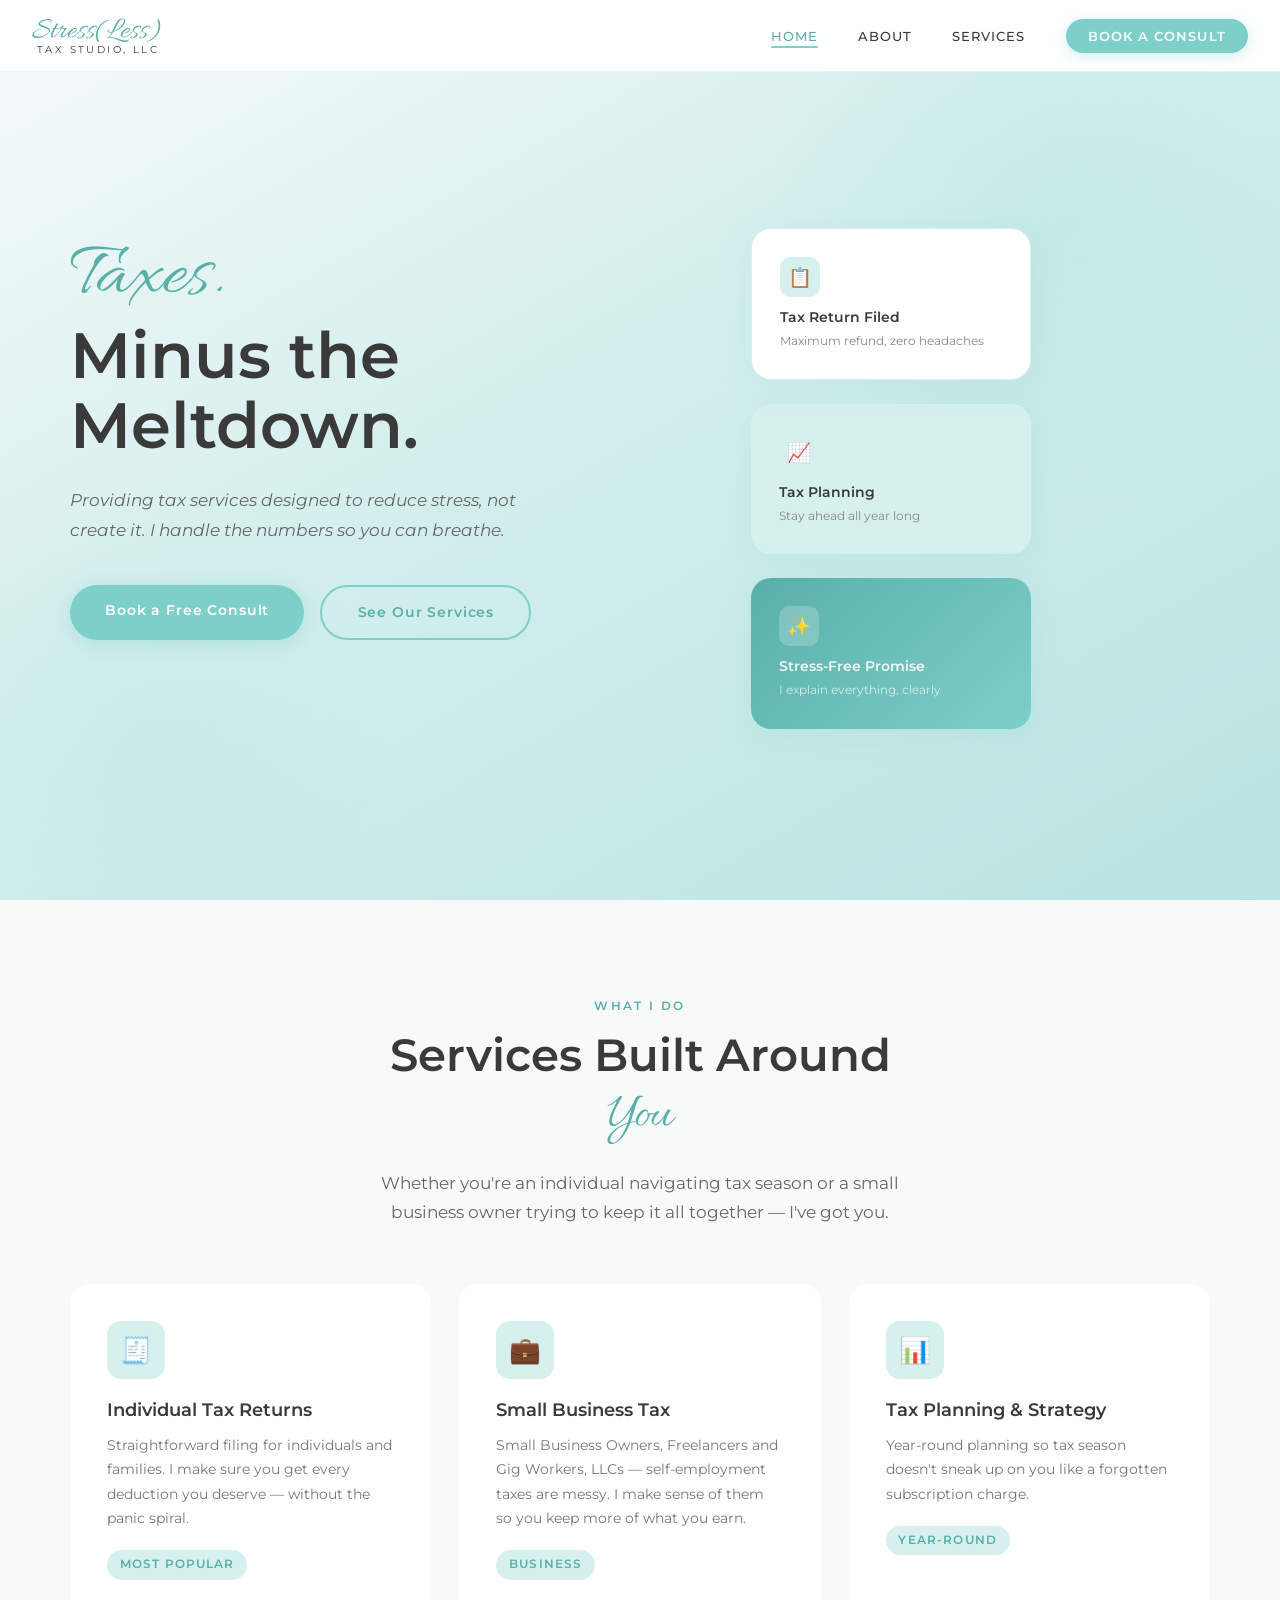
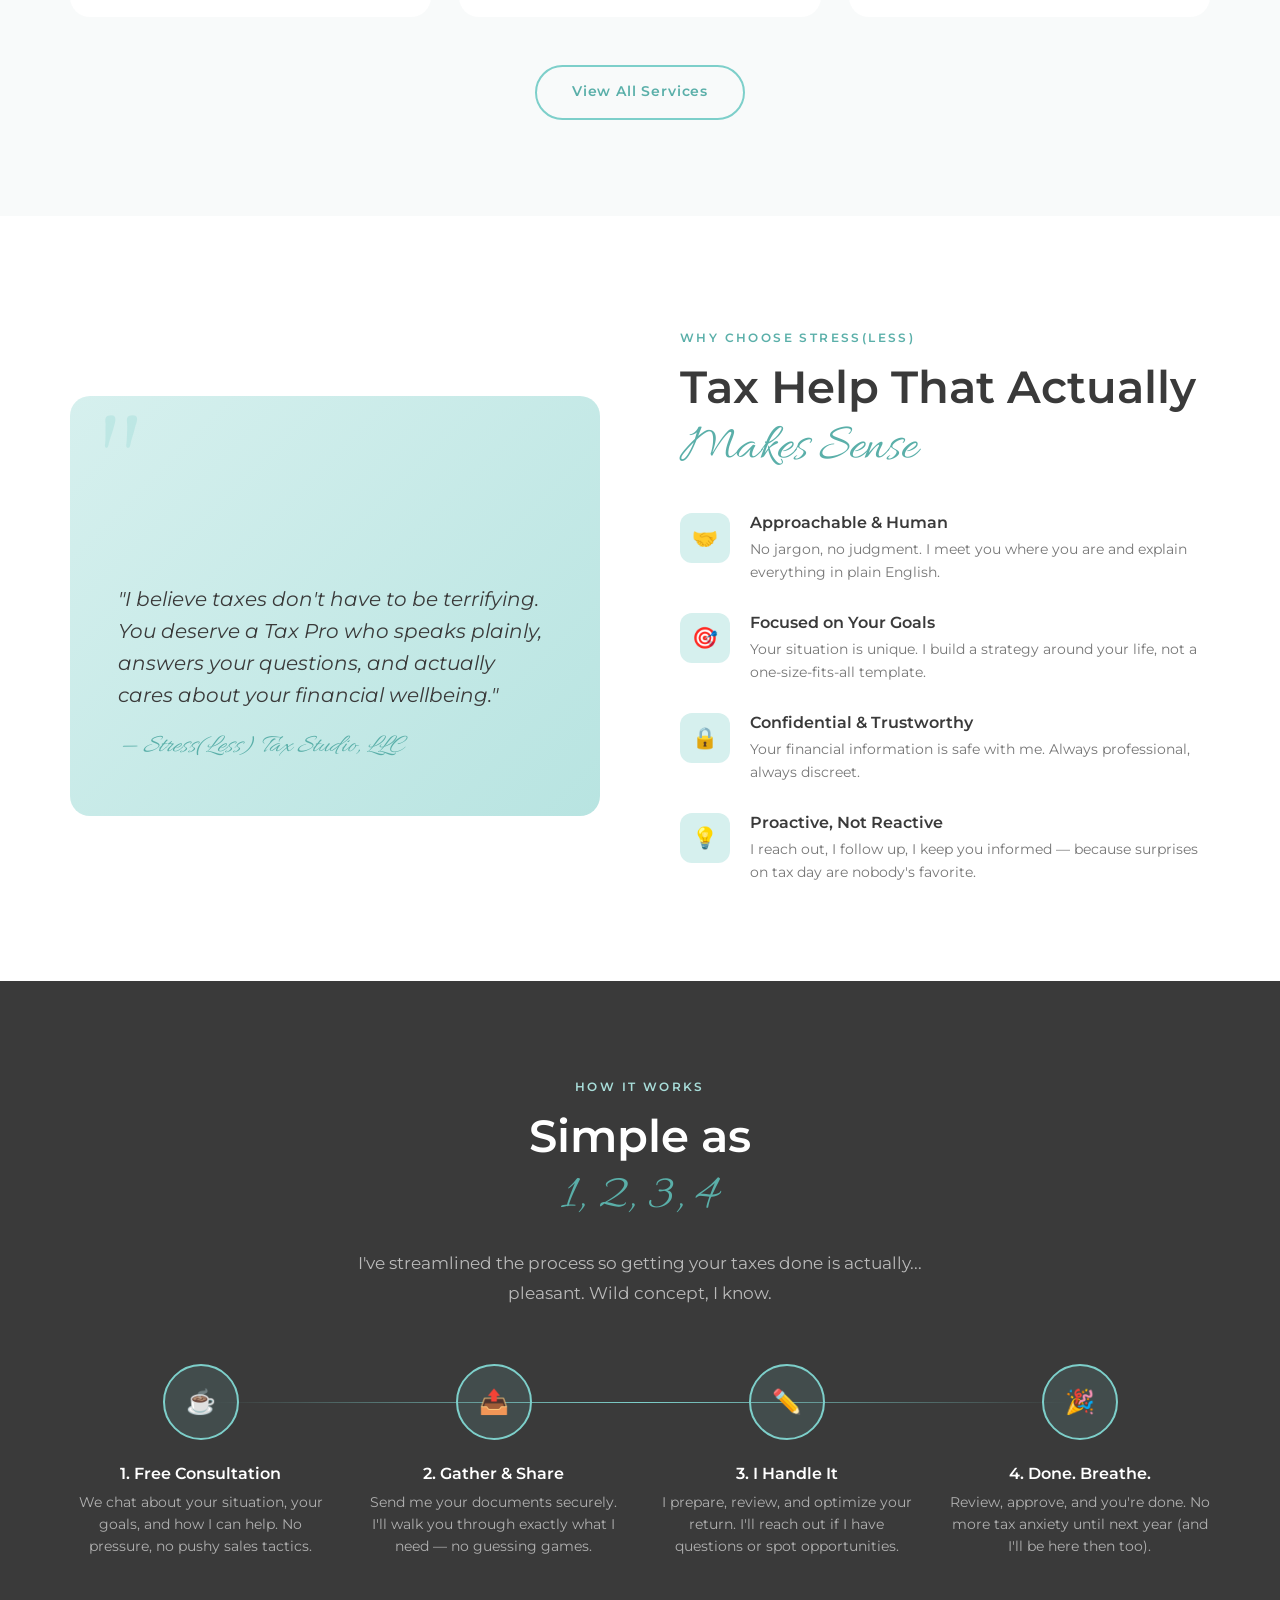
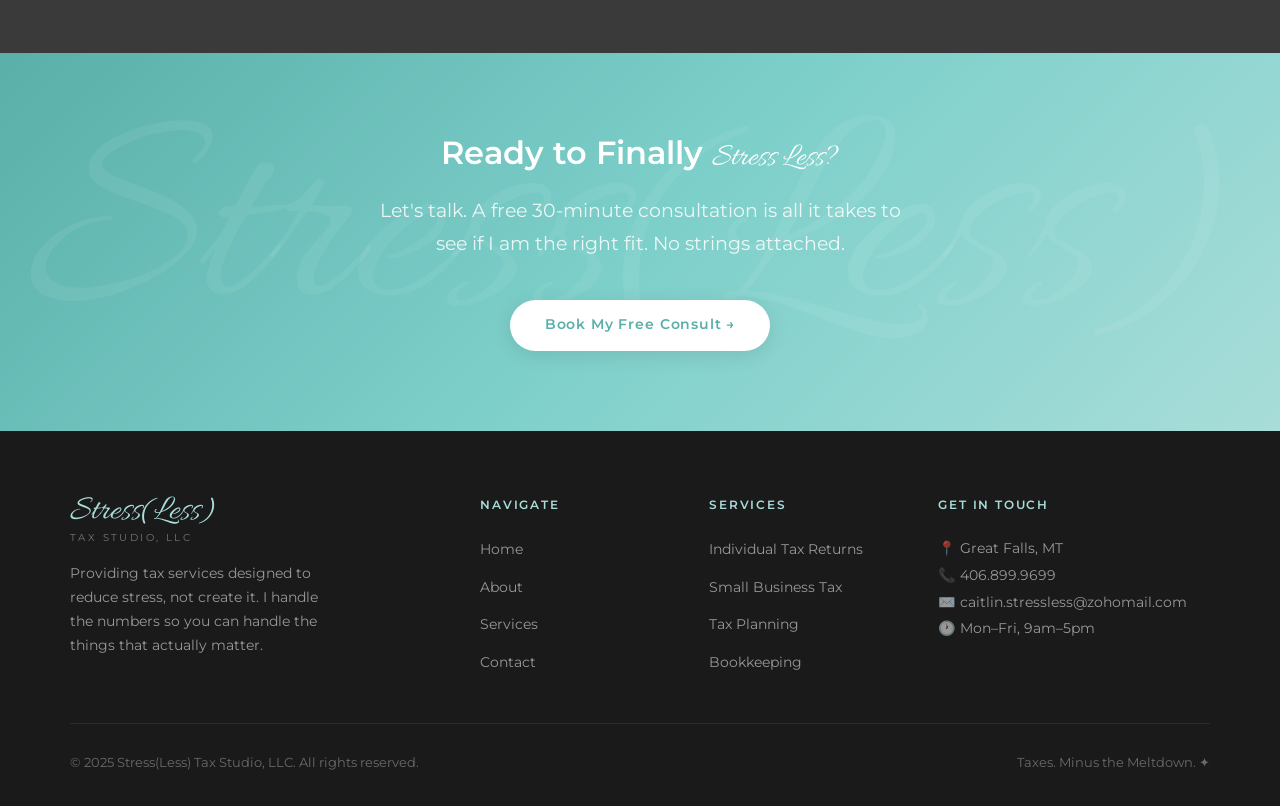
<file: index.html>
<!DOCTYPE html>
<html lang="en">
<head>
  <meta charset="UTF-8" />
  <meta name="viewport" content="width=device-width, initial-scale=1.0" />
  <title>Stress(Less) Tax Studio, LLC — Taxes. Minus the Meltdown</title>
  <meta name="description" content="Providing tax services designed to reduce stress, not create it. Individual and small business tax preparation, planning, and bookkeeping." />
  <link rel="stylesheet" href="css/style.css" />
</head>
<body class="page-home">

  <!-- NAV -->
  <nav>
    <div class="nav-logo">
      <span class="script-name">Stress(Less)</span>
      <span class="studio-text">Tax Studio, LLC</span>
    </div>
    <ul class="nav-links" id="navLinks">
      <li><a href="index.html">Home</a></li>
      <li><a href="about.html">About</a></li>
      <li><a href="services.html">Services</a></li>
      <li><a href="contact.html" class="nav-cta">Book a Consult</a></li>
    </ul>
    <div class="hamburger" id="hamburger">
      <span></span><span></span><span></span>
    </div>
  </nav>

  <!-- HERO -->
  <section class="hero">
    <div class="container">
      <div class="hero-content">
        <!-- <div class="hero-eyebrow">Taxes. Minus the Meltdown</div> -->
        <h1 class="hero-title">
          <span class="script">Taxes.</span>
          Minus the Meltdown.
        </h1>
        <p class="hero-tagline">Providing tax services designed to reduce stress, not create it. I handle the numbers so you can breathe.</p>
        <div class="hero-actions">
          <a href="contact.html" class="btn btn-primary">Book a Free Consult</a>
          <a href="services.html" class="btn btn-outline">See Our Services</a>
        </div>
        <!--<div class="hero-trust">
          <div class="trust-item">
            <span class="trust-num">500+</span>
            <span class="trust-label">Happy Clients</span>
          </div>
          <div class="trust-divider"></div>
          <div class="trust-item">
            <span class="trust-num">10+</span>
            <span class="trust-label">Years Experience</span>
          </div>
          <div class="trust-divider"></div>
          <div class="trust-item">
            <span class="trust-num">100%</span>
            <span class="trust-label">Stress-Free Promise</span>
          </div>
        </div>-->
      </div>

      <div class="hero-visual">
        <div class="hero-card-stack">
          <div class="hero-card">
            <div class="card-icon">📋</div>
            <h4>Tax Return Filed</h4>
            <p>Maximum refund, zero headaches</p>
          </div>
          <div class="hero-card" style="background: var(--tiffany-pale);">
            <div class="card-icon">📈</div>
            <h4>Tax Planning</h4>
            <p>Stay ahead all year long</p>
          </div>
          <div class="hero-card dark" style="background: linear-gradient(135deg, #5AAFA9, #7DCFCA);">
            <div class="card-icon dark">✨</div>
            <h4>Stress-Free Promise</h4>
            <p>I explain everything, clearly</p>
          </div>
        </div>
      </div>
    </div>
  </section>

  <!-- SERVICES PREVIEW -->
  <section class="services">
    <div class="container">
      <div class="text-center reveal">
        <p class="section-label">What I Do</p>
        <h2 class="section-title">Services Built Around <span class="script">You</span></h2>
        <p class="section-subtitle">Whether you're an individual navigating tax season or a small business owner trying to keep it all together — I've got you.</p>
      </div>

      <div class="services-grid">
        <div class="service-card reveal" data-delay="0">
          <div class="service-icon">🧾</div>
          <h3>Individual Tax Returns</h3>
          <p>Straightforward filing for individuals and families. I make sure you get every deduction you deserve — without the panic spiral.</p>
          <span class="service-tag">Most Popular</span>
        </div>
        <div class="service-card reveal" data-delay="100">
          <div class="service-icon">💼</div>
          <h3>Small Business Tax</h3>
          <p>Small Business Owners, Freelancers and Gig Workers, LLCs — self-employment taxes are messy. I make sense of them so you keep more of what you earn.</p>
          <span class="service-tag">Business</span>
        </div>
        <div class="service-card reveal" data-delay="200">
          <div class="service-icon">📊</div>
          <h3>Tax Planning &amp; Strategy</h3>
          <p>Year-round planning so tax season doesn't sneak up on you like a forgotten subscription charge.</p>
          <span class="service-tag">Year-Round</span>
        </div>
        <!-- <div class="service-card reveal" data-delay="300">
          <div class="service-icon">📚</div>
          <h3>Basic Bookkeeping</h3>
          <p>Clean, organized books mean smooth tax season. I keep your finances tidy so you can focus on actually running your business.</p>
          <span class="service-tag">Business</span>
        </div>
        <div class="service-card reveal" data-delay="500">
          <div class="service-icon">📬</div>
          <h3>IRS Correspondence</h3>
          <p>Got a scary letter from the IRS? Don't panic — hand it to me. I handle the back-and-forth so you don't have to.</p>
          <span class="service-tag">Relief</span>
        </div> -->
      </div>
      <div class="text-center" style="margin-top: 3rem;">
        <a href="services.html" class="btn btn-outline">View All Services</a>
      </div>
    </div>
  </section>

  <!-- WHY ME -->
  <section class="why">
    <div class="container">
      <div class="why-grid">
        <div class="why-visual reveal">
          <div class="why-bg-card">
            <p class="why-quote">
              "I believe taxes don't have to be terrifying. You deserve a Tax Pro who speaks plainly, answers your questions, and actually cares about your financial wellbeing."
              <span class="script">— Stress(Less) Tax Studio, LLC</span>
            </p>
          </div>
        </div>

        <div>
          <p class="section-label">Why Choose Stress(Less)</p>
          <h2 class="section-title">Tax Help That Actually <span class="script">Makes Sense</span></h2>
          <div class="why-pillars" style="margin-top: 2rem;">
            <div class="pillar reveal" data-delay="0">
              <div class="pillar-icon">🤝</div>
              <div>
                <h4>Approachable &amp; Human</h4>
                <p>No jargon, no judgment. I meet you where you are and explain everything in plain English.</p>
              </div>
            </div>
            <div class="pillar reveal" data-delay="100">
              <div class="pillar-icon">🎯</div>
              <div>
                <h4>Focused on Your Goals</h4>
                <p>Your situation is unique. I build a strategy around your life, not a one-size-fits-all template.</p>
              </div>
            </div>
            <div class="pillar reveal" data-delay="200">
              <div class="pillar-icon">🔒</div>
              <div>
                <h4>Confidential &amp; Trustworthy</h4>
                <p>Your financial information is safe with me. Always professional, always discreet.</p>
              </div>
            </div>
            <div class="pillar reveal" data-delay="300">
              <div class="pillar-icon">💡</div>
              <div>
                <h4>Proactive, Not Reactive</h4>
                <p>I reach out, I follow up, I keep you informed — because surprises on tax day are nobody's favorite.</p>
              </div>
            </div>
          </div>
        </div>
      </div>
    </div>
  </section>

  <!-- PROCESS -->
  <section class="process">
    <div class="container">
      <div class="text-center reveal">
        <p class="section-label">How It Works</p>
        <h2 class="section-title">Simple as <span class="script">1, 2, 3, 4</span></h2>
        <p class="section-subtitle">I've streamlined the process so getting your taxes done is actually... pleasant. Wild concept, I know.</p>
      </div>
      <div class="process-steps">
        <div class="step reveal" data-delay="0">
          <div class="step-num">☕</div>
          <h4>1. Free Consultation</h4>
          <p>We chat about your situation, your goals, and how I can help. No pressure, no pushy sales tactics.</p>
        </div>
        <div class="step reveal" data-delay="100">
          <div class="step-num">📤</div>
          <h4>2. Gather &amp; Share</h4>
          <p>Send me your documents securely. I'll walk you through exactly what I need — no guessing games.</p>
        </div>
        <div class="step reveal" data-delay="200">
          <div class="step-num">✏️</div>
          <h4>3. I Handle It</h4>
          <p>I prepare, review, and optimize your return. I'll reach out if I have questions or spot opportunities.</p>
        </div>
        <div class="step reveal" data-delay="300">
          <div class="step-num">🎉</div>
          <h4>4. Done. Breathe.</h4>
          <p>Review, approve, and you're done. No more tax anxiety until next year (and I'll be here then too).</p>
        </div>
      </div>
    </div>
  </section>

  <!-- TESTIMONIALS 
  <section class="testimonials">
    <div class="container">
      <div class="text-center reveal">
        <p class="section-label">Client Love</p>
        <h2 class="section-title">Don't Take Our Word <span class="script">For It</span></h2>
        <p class="section-subtitle">Real humans who no longer dread tax season.</p>
      </div>
      <div class="testimonials-grid">
        <div class="testimonial-card reveal" data-delay="0">
          <div class="stars">★★★★★</div>
          <p class="testimonial-text">"I used to have a full-blown anxiety attack every April. Now I actually look forward to working with Stress(Less). They make the whole process feel totally manageable."</p>
          <div class="testimonial-author">
            <div class="author-avatar">SM</div>
            <div>
              <div class="author-name">Sarah M.</div>
              <div class="author-title">Freelance Designer</div>
            </div>
          </div>
        </div>
        <div class="testimonial-card reveal" data-delay="100">
          <div class="stars">★★★★★</div>
          <p class="testimonial-text">"As a small business owner, I was drowning in paperwork. They took over my bookkeeping and tax prep and I finally feel like I understand my own finances. Game changer."</p>
          <div class="testimonial-author">
            <div class="author-avatar">JR</div>
            <div>
              <div class="author-name">James R.</div>
              <div class="author-title">Restaurant Owner</div>
            </div>
          </div>
        </div>
        <div class="testimonial-card reveal" data-delay="200">
          <div class="stars">★★★★★</div>
          <p class="testimonial-text">"They caught deductions my previous accountant missed for three years. I literally cried happy tears. Professional, thorough, and incredibly kind throughout."</p>
          <div class="testimonial-author">
            <div class="author-avatar">TP</div>
            <div>
              <div class="author-name">Tanya P.</div>
              <div class="author-title">Nurse Practitioner</div>
            </div>
          </div>
        </div>
      </div>
    </div>
  </section> -->

  <!-- CTA BANNER -->
  <section class="cta-banner">
    <div class="container reveal">
      <h2>Ready to Finally <span class="script">Stress Less?</span></h2>
      <p>Let's talk. A free 30-minute consultation is all it takes to see if I am the right fit. No strings attached.</p>
      <a href="contact.html" class="btn btn-white">Book My Free Consult →</a>
    </div>
  </section>

  <!-- FOOTER -->
  <footer>
    <div class="container">
      <div class="footer-grid">
        <div class="footer-brand">
          <span class="script-name">Stress(Less)</span>
          <span class="studio-text">Tax Studio, LLC</span>
          <p>Providing tax services designed to reduce stress, not create it. I handle the numbers so you can handle the things that actually matter.</p>
        </div>
        <div class="footer-col">
          <h5>Navigate</h5>
          <ul>
            <li><a href="index.html">Home</a></li>
            <li><a href="about.html">About</a></li>
            <li><a href="services.html">Services</a></li>
            <li><a href="contact.html">Contact</a></li>
          </ul>
        </div>
        <div class="footer-col">
          <h5>Services</h5>
          <ul>
            <li><a href="services.html">Individual Tax Returns</a></li>
            <li><a href="services.html">Small Business Tax</a></li>
            <li><a href="services.html">Tax Planning</a></li>
            <li><a href="services.html">Bookkeeping</a></li>
          </ul>
        </div>
        <div class="footer-col footer-contact">
          <h5>Get in Touch</h5>
          <p>📍 Great Falls, MT<br>📞 406.899.9699<br>✉️ caitlin.stressless@zohomail.com<br>🕐 Mon–Fri, 9am–5pm</p>
        </div>
      </div>
      <div class="footer-bottom">
        <p>© 2025 Stress(Less) Tax Studio, LLC. All rights reserved.</p>
        <p>Taxes. Minus the Meltdown. ✦</p>
      </div>
    </div>
  </footer>

  <script src="js/main.js"></script>
</body>
</html>
</file>
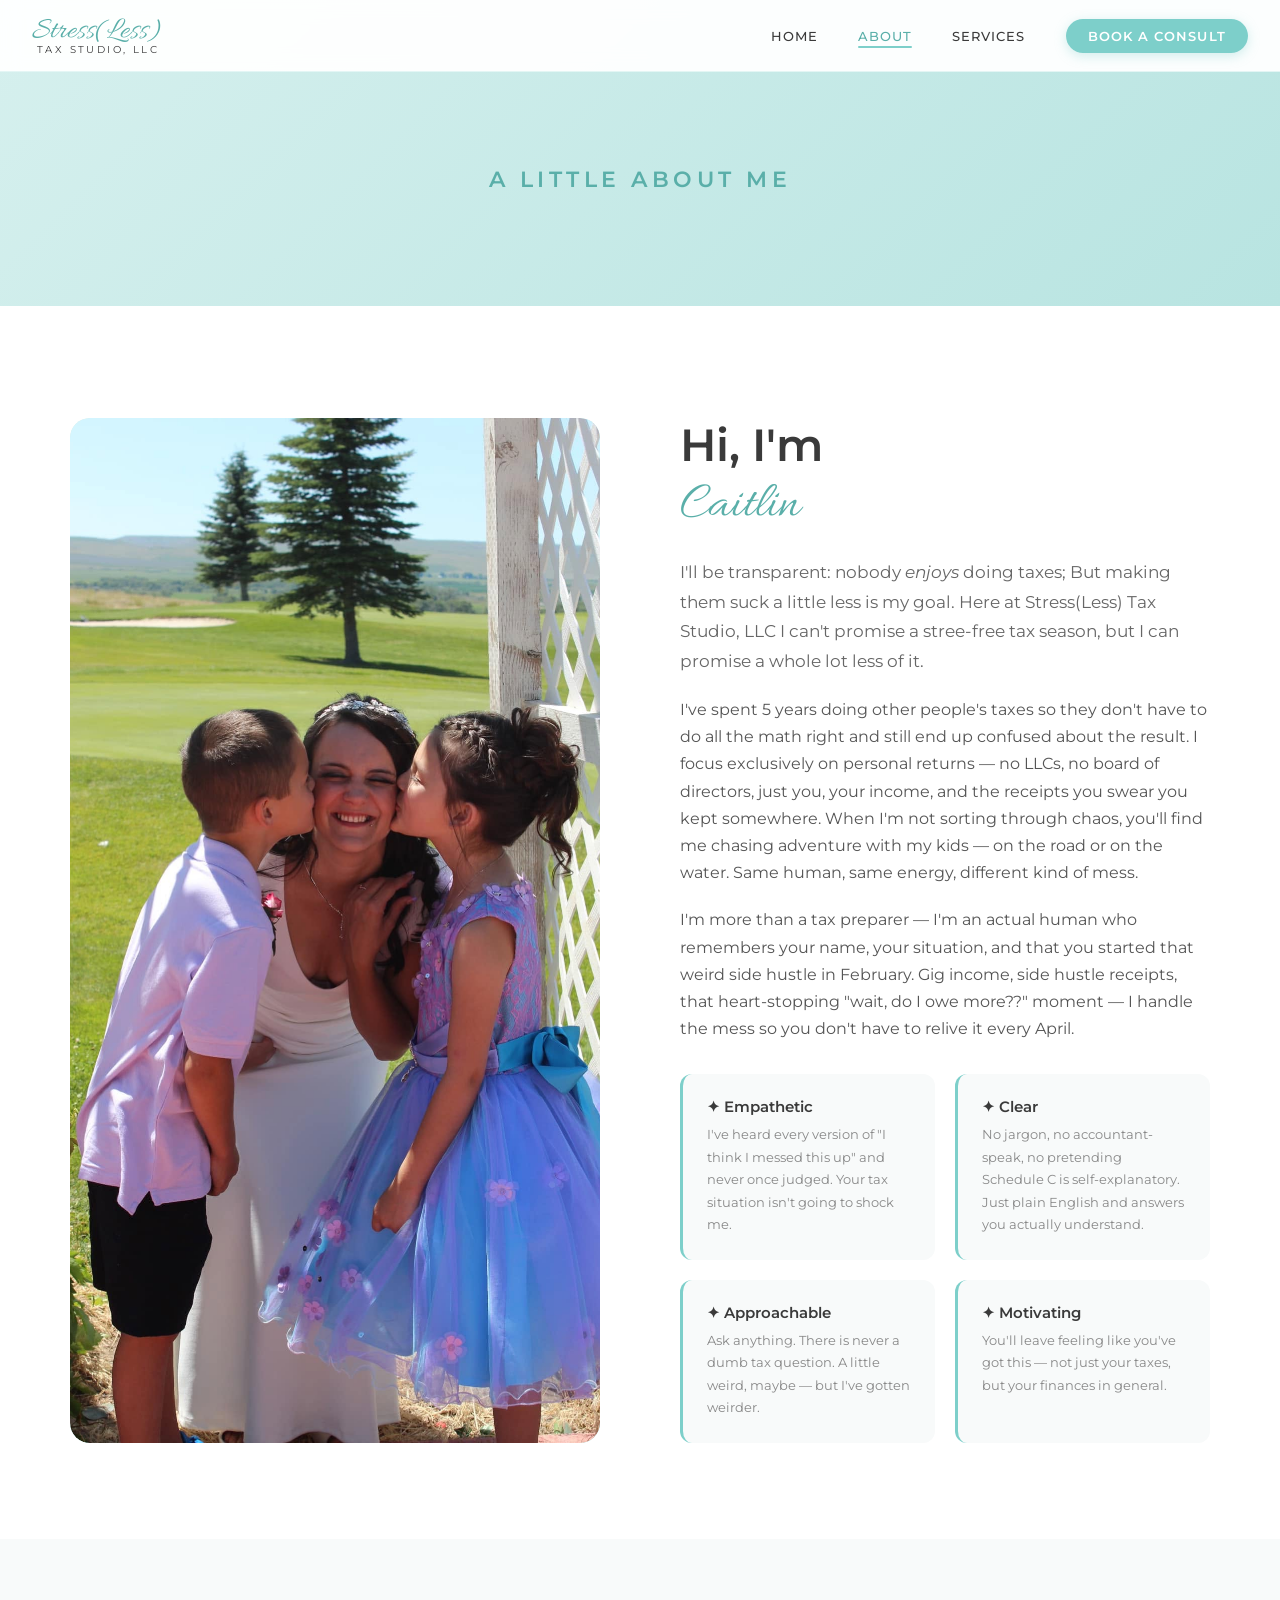
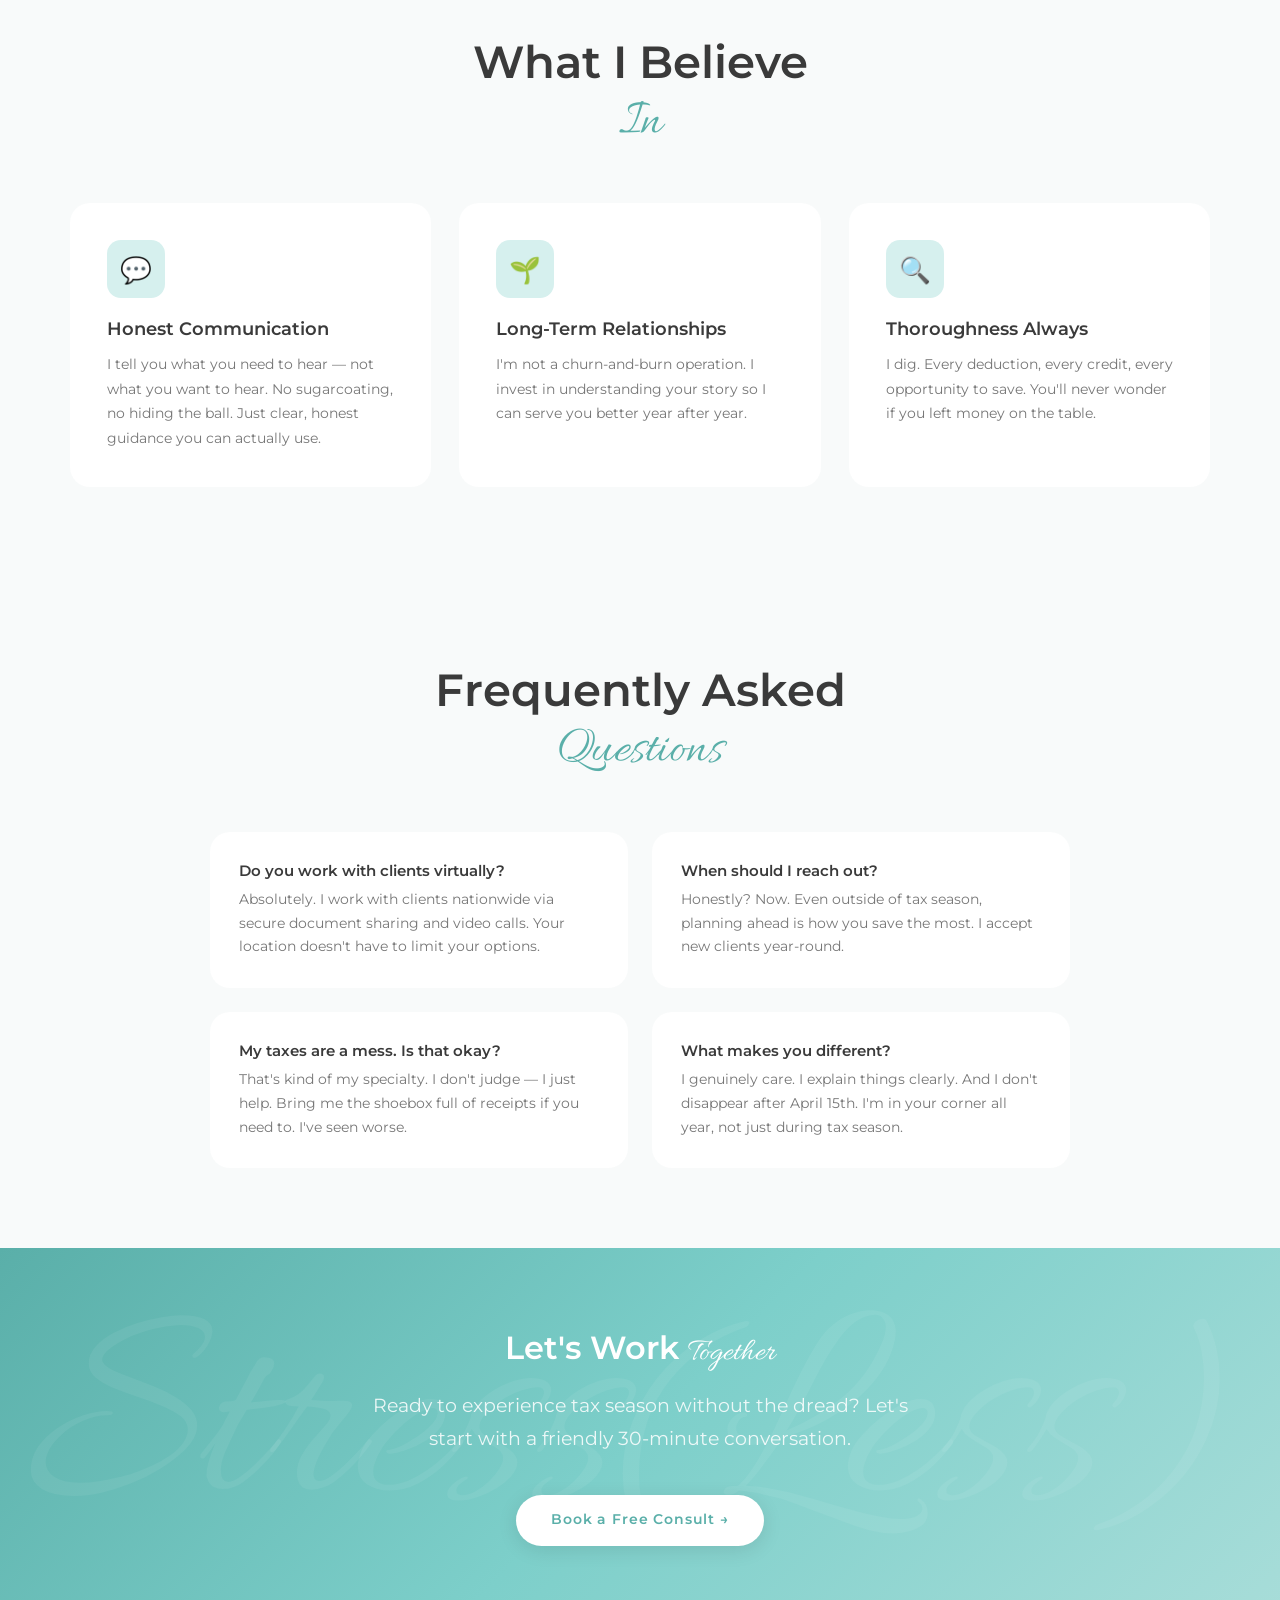
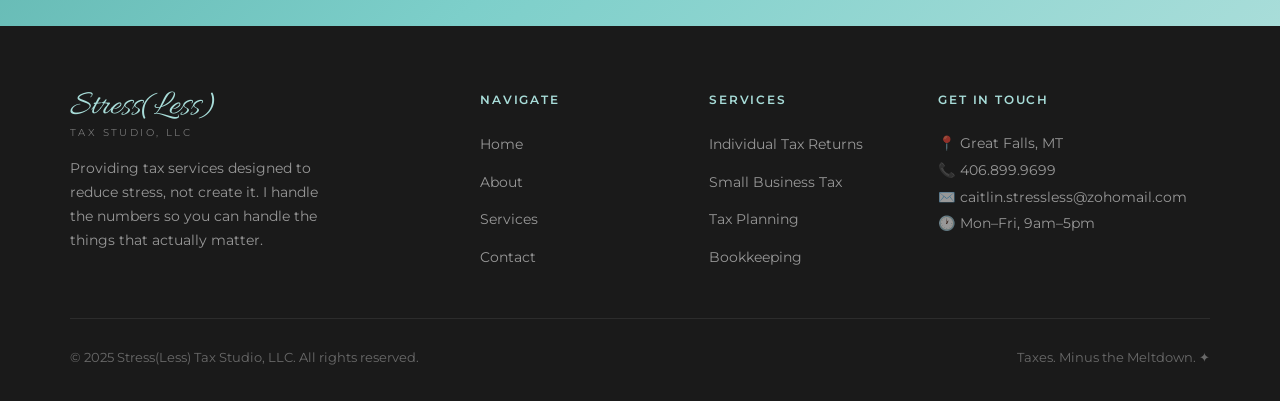
<file: about.html>
<!DOCTYPE html>
<html lang="en">
<head>
  <meta charset="UTF-8" />
  <meta name="viewport" content="width=device-width, initial-scale=1.0" />
  <title>About — Stress(Less) Tax Studio, LLC</title>
  <meta name="description" content="Meet the team behind Stress(Less) Tax Studio, LLC. We are real people who believe tax help should feel human, approachable, and empowering." />
  <link rel="stylesheet" href="css/style.css" />
</head>
<body class="page-about">

  <!-- NAV -->
  <nav>
    <div class="nav-logo">
      <span class="script-name">Stress(Less)</span>
      <span class="studio-text">Tax Studio, LLC</span>
    </div>
    <ul class="nav-links" id="navLinks">
      <li><a href="index.html">Home</a></li>
      <li><a href="about.html">About</a></li>
      <li><a href="services.html">Services</a></li>
      <li><a href="contact.html" class="nav-cta">Book a Consult</a></li>
    </ul>
    <div class="hamburger" id="hamburger">
      <span></span><span></span><span></span>
    </div>
  </nav>

  <!-- ABOUT HERO -->
  <section class="about-hero">
    <div class="container">
          <p class="section-label reveal" style="font-size: 1.4rem;">A Little About Me</p>
      <!--<h1 class="section-title reveal" style="font-size: clamp(2.4rem, 5vw, 3.5rem);">
        In Case You Were Wondering...
      </h1>-->
    </div>
  </section>

  <!-- ABOUT CONTENT -->
  <section class="why">
    <div class="container">
      <div class="about-content">
        <div class="about-img-wrap reveal">
          <img src="images/caitlin-profile2.jpg" alt="Caitlin, founder of Stress(Less) Tax Studio, LLC" style="width: 100%; height: 100%; object-fit: cover; object-position: top center; border-radius: var(--radius-lg); display: block;" />
        </div>

        <div class="reveal">
          <h2 class="section-title">Hi, I'm <span class="script">Caitlin</span></h2>
          <p class="section-subtitle reveal" style="margin-bottom: 1.25rem;">
            I'll be transparent: nobody <i>enjoys</i> doing taxes; But making them suck a little less is my goal. Here at Stress(Less) Tax Studio, LLC I can't promise a stree-free tax season, but I can promise a whole lot less of it.
          </p>
          <p style="margin-bottom: 1.25rem;">I've spent 5 years doing other people's taxes so they don't have to do all the math right and still end up confused about the result.
I focus exclusively on personal returns — no LLCs, no board of directors, just you, your income, and the receipts you swear you kept
somewhere. When I'm not sorting through chaos, you'll find me chasing adventure with my kids — on the road or on the water. Same human,
same energy, different kind of mess.</p>
          <p style="margin-bottom: 1.25rem;">I'm more than a tax preparer — I'm an actual human who remembers your name, your situation, and that you started that weird side hustle in
February. Gig income, side hustle receipts, that heart-stopping "wait, do I owe more??" moment — I handle the mess so you don't have
to relive it every April.</p>

          <div class="values-grid">
            <div class="value-card reveal" data-delay="0">
              <h4>✦ Empathetic</h4>
              <p>I've heard every version of "I think I messed this up" and never once judged. Your tax situation isn't going to shock me.</p>
            </div>
            <div class="value-card reveal" data-delay="100">
              <h4>✦ Clear</h4>
              <p>No jargon, no accountant-speak, no pretending Schedule C is self-explanatory. Just plain English and answers you actually understand.</p>
            </div>
            <div class="value-card reveal" data-delay="200">
              <h4>✦ Approachable</h4>
              <p>Ask anything. There is never a dumb tax question. A little weird, maybe — but I've gotten weirder.</p>
            </div>
            <div class="value-card reveal" data-delay="300">
              <h4>✦ Motivating</h4>
              <p>You'll leave feeling like you've got this — not just your taxes, but your finances in general.</p>
            </div>
          </div>
        </div>
      </div>
    </div>
  </section>

  <!-- MISSION SECTION -->
  <section class="services" style="background: var(--off-white);">
    <div class="container">
      <div class="text-center reveal">
        <!--<p class="section-label">My Mission</p>-->
        <h2 class="section-title">What I Believe <span class="script">In</span></h2>
      </div>
      <div class="services-grid" style="margin-top: 3rem;">
        <div class="service-card reveal" data-delay="0">
          <div class="service-icon">💬</div>
          <h3>Honest Communication</h3>
          <p>I tell you what you need to hear — not what you want to hear. No sugarcoating, no hiding the ball. Just clear, honest guidance you can actually use.</p>
        </div>
        <div class="service-card reveal" data-delay="100">
          <div class="service-icon">🌱</div>
          <h3>Long-Term Relationships</h3>
          <p>I'm not a churn-and-burn operation. I invest in understanding your story so I can serve you better year after year.</p>
        </div>
        <div class="service-card reveal" data-delay="200">
          <div class="service-icon">🔍</div>
          <h3>Thoroughness Always</h3>
          <p>I dig. Every deduction, every credit, every opportunity to save. You'll never wonder if you left money on the table.</p>
        </div>
      </div>
    </div>
  </section>

  <!-- CREDENTIALS BAR 
  <section style="background: var(--charcoal); padding: 4rem 2rem;">
    <div class="container">
      <div class="text-center reveal">
        <p class="section-label" style="color: var(--tiffany-light);">Credentials &amp; Qualifications</p>
        <h2 class="section-title" style="color: var(--white); margin-bottom: 2.5rem;">You're in Good Hands <span class="script">Promise.</span></h2>
      </div>
      <div style="display: grid; grid-template-columns: repeat(auto-fit, minmax(200px, 1fr)); gap: 1.5rem; text-align: center;">
        <div class="reveal" data-delay="0" style="padding: 2rem; border: 1px solid rgba(125,207,202,0.2); border-radius: var(--radius);">
          <div style="font-size: 2.5rem; margin-bottom: 0.75rem;">🏅</div>
          <h4 style="color: var(--white); font-size: 0.95rem; margin-bottom: 0.4rem;">[Your Credential]</h4>
          <p style="color: rgba(255,255,255,0.5); font-size: 0.8rem;">e.g. Enrolled Agent</p>
        </div>
        <div class="reveal" data-delay="100" style="padding: 2rem; border: 1px solid rgba(125,207,202,0.2); border-radius: var(--radius);">
          <div style="font-size: 2.5rem; margin-bottom: 0.75rem;">📜</div>
          <h4 style="color: var(--white); font-size: 0.95rem; margin-bottom: 0.4rem;">[Your Certification]</h4>
          <p style="color: rgba(255,255,255,0.5); font-size: 0.8rem;">e.g. CPA License</p>
        </div>
        <div class="reveal" data-delay="200" style="padding: 2rem; border: 1px solid rgba(125,207,202,0.2); border-radius: var(--radius);">
          <div style="font-size: 2.5rem; margin-bottom: 0.75rem;">🎓</div>
          <h4 style="color: var(--white); font-size: 0.95rem; margin-bottom: 0.4rem;">[Your Degree]</h4>
          <p style="color: rgba(255,255,255,0.5); font-size: 0.8rem;">e.g. B.S. Accounting</p>
        </div>
        <div class="reveal" data-delay="300" style="padding: 2rem; border: 1px solid rgba(125,207,202,0.2); border-radius: var(--radius);">
          <div style="font-size: 2.5rem; margin-bottom: 0.75rem;">⭐</div>
          <h4 style="color: var(--white); font-size: 0.95rem; margin-bottom: 0.4rem;">[X]+ Years</h4>
          <p style="color: rgba(255,255,255,0.5); font-size: 0.8rem;">Professional Experience</p>
        </div>
      </div>
    </div>
  </section> -->

  <!-- FAQ -->
  <section style="background: var(--off-white); padding: 5rem 2rem;">
    <div class="container">
      <div class="text-center reveal" style="margin-bottom: 3rem;">
        <!--<p class="section-label">Quick Answers</p>-->
        <h2 class="section-title">Frequently Asked <span class="script">Questions</span></h2>
      </div>
      <div style="display: grid; grid-template-columns: repeat(auto-fit, minmax(300px, 1fr)); gap: 1.5rem; max-width: 860px; margin: 0 auto;">
        <div class="service-card reveal" data-delay="0" style="padding: 1.75rem;">
          <h4 style="font-size: 0.95rem; margin-bottom: 0.5rem; color: var(--charcoal);">Do you work with clients virtually?</h4>
          <p style="font-size: 0.875rem;">Absolutely. I work with clients nationwide via secure document sharing and video calls. Your location doesn't have to limit your options.</p>
        </div>
        <div class="service-card reveal" data-delay="100" style="padding: 1.75rem;">
          <h4 style="font-size: 0.95rem; margin-bottom: 0.5rem; color: var(--charcoal);">When should I reach out?</h4>
          <p style="font-size: 0.875rem;">Honestly? Now. Even outside of tax season, planning ahead is how you save the most. I accept new clients year-round.</p>
        </div>
        <div class="service-card reveal" data-delay="200" style="padding: 1.75rem;">
          <h4 style="font-size: 0.95rem; margin-bottom: 0.5rem; color: var(--charcoal);">My taxes are a mess. Is that okay?</h4>
          <p style="font-size: 0.875rem;">That's kind of my specialty. I don't judge — I just help. Bring me the shoebox full of receipts if you need to. I've seen worse.</p>
        </div>
        <div class="service-card reveal" data-delay="300" style="padding: 1.75rem;">
          <h4 style="font-size: 0.95rem; margin-bottom: 0.5rem; color: var(--charcoal);">What makes you different?</h4>
          <p style="font-size: 0.875rem;">I genuinely care. I explain things clearly. And I don't disappear after April 15th. I'm in your corner all year, not just during tax season.</p>
        </div>
      </div>
    </div>
  </section>

  <!-- CTA BANNER -->
  <section class="cta-banner">
    <div class="container reveal">
      <h2>Let's Work <span class="script">Together</span></h2>
      <p>Ready to experience tax season without the dread? Let's start with a friendly 30-minute conversation.</p>
      <a href="contact.html" class="btn btn-white">Book a Free Consult →</a>
    </div>
  </section>

  <!-- FOOTER -->
  <footer>
    <div class="container">
      <div class="footer-grid">
        <div class="footer-brand">
          <span class="script-name">Stress(Less)</span>
          <span class="studio-text">Tax Studio, LLC</span>
          <p>Providing tax services designed to reduce stress, not create it. I handle the numbers so you can handle the things that actually matter.</p>
        </div>
        <div class="footer-col">
          <h5>Navigate</h5>
          <ul>
            <li><a href="index.html">Home</a></li>
            <li><a href="about.html">About</a></li>
            <li><a href="services.html">Services</a></li>
            <li><a href="contact.html">Contact</a></li>
          </ul>
        </div>
        <div class="footer-col">
          <h5>Services</h5>
          <ul>
            <li><a href="services.html">Individual Tax Returns</a></li>
            <li><a href="services.html">Small Business Tax</a></li>
            <li><a href="services.html">Tax Planning</a></li>
            <li><a href="services.html">Bookkeeping</a></li>
          </ul>
        </div>
        <div class="footer-col footer-contact">
          <h5>Get in Touch</h5>
          <p>📍 Great Falls, MT<br>📞 406.899.9699<br>✉️ caitlin.stressless@zohomail.com<br>🕐 Mon–Fri, 9am–5pm</p>
        </div>
      </div>
      <div class="footer-bottom">
        <p>© 2025 Stress(Less) Tax Studio, LLC. All rights reserved.</p>
        <p>Taxes. Minus the Meltdown. ✦</p>
      </div>
    </div>
  </footer>

  <script src="js/main.js"></script>
</body>
</html>
</file>
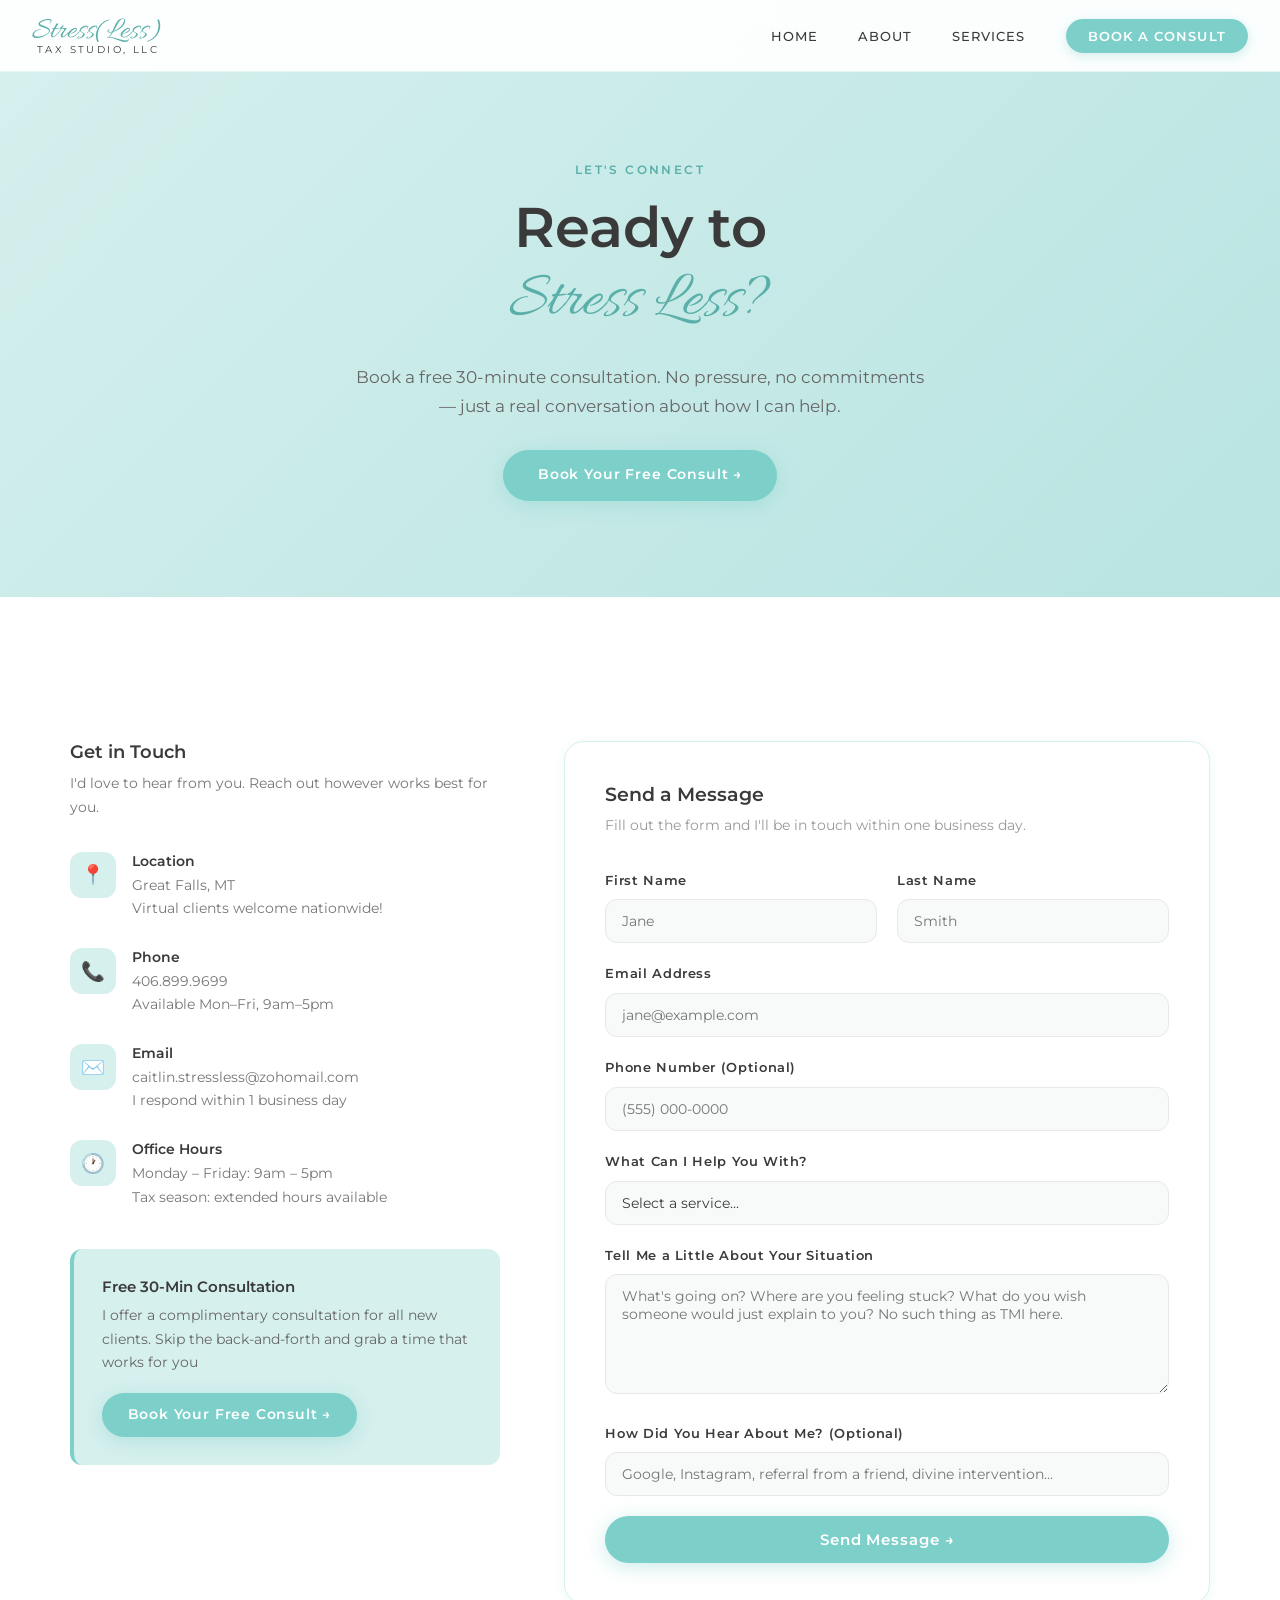
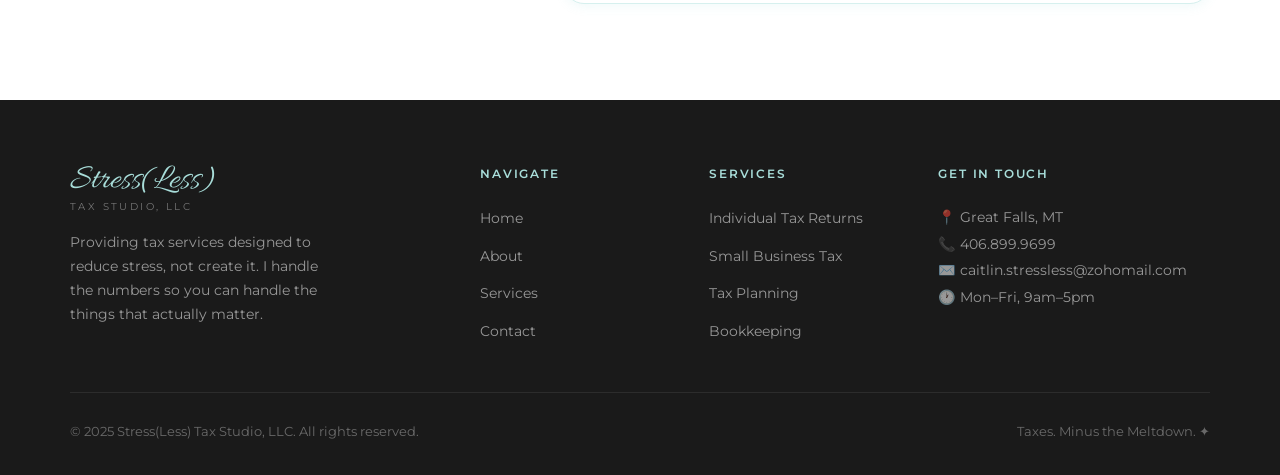
<file: contact.html>
<!DOCTYPE html>
<html lang="en">
<head>
  <meta charset="UTF-8" />
  <meta name="viewport" content="width=device-width, initial-scale=1.0" />
  <title>Contact — Stress(Less) Tax Studio, LLC</title>
  <meta name="description" content="Ready to stress less about taxes? Book a free consultation with Stress(Less) Tax Studio, LLC." />
  <link rel="stylesheet" href="css/style.css" />
</head>
<body class="page-contact">

  <!-- NAV -->
  <nav>
    <div class="nav-logo">
      <span class="script-name">Stress(Less)</span>
      <span class="studio-text">Tax Studio, LLC</span>
    </div>
    <ul class="nav-links" id="navLinks">
      <li><a href="index.html">Home</a></li>
      <li><a href="about.html">About</a></li>
      <li><a href="services.html">Services</a></li>
      <li><a href="contact.html" class="nav-cta">Book a Consult</a></li>
    </ul>
    <div class="hamburger" id="hamburger">
      <span></span><span></span><span></span>
    </div>
  </nav>

  <!-- CONTACT HERO -->
  <section class="contact-hero">
    <div class="container">
      <p class="section-label reveal">Let's Connect</p>
      <h1 class="section-title reveal" style="font-size: clamp(2.4rem, 5vw, 3.5rem);">
        Ready to <span class="script">Stress Less?</span>
      </h1>
      <p class="section-subtitle reveal" style="margin: 1rem auto 0; text-align: center;">
        Book a free 30-minute consultation. No pressure, no commitments — just a real conversation about how I can help.
      </p>
      <div class="text-center reveal" style="margin-top: 1.75rem;">
        <a href="https://calendar.zoho.com/zc/view/slot-booking/zz080112205c26bc1e7b6e24d668828ece63d6b85d1850eb0bd56fe88ca7178352ae0e23be" target="_blank" rel="noopener" class="btn btn-primary">Book Your Free Consult →</a>
      </div>
    </div>
  </section>

  <!-- CONTACT CONTENT -->
  <section class="why">
    <div class="container">
      <div class="contact-layout">

        <!-- CONTACT INFO -->
        <div class="contact-info reveal">
          <h3>Get in Touch</h3>
          <p>I'd love to hear from you. Reach out however works best for you.</p>

          <div class="contact-item">
            <div class="contact-item-icon">📍</div>
            <div>
              <h4>Location</h4>
              <p>Great Falls, MT<br>Virtual clients welcome nationwide!</p>
            </div>
          </div>

          <div class="contact-item">
            <div class="contact-item-icon">📞</div>
            <div>
              <h4>Phone</h4>
              <p>406.899.9699<br>Available Mon–Fri, 9am–5pm</p>
            </div>
          </div>

          <div class="contact-item">
            <div class="contact-item-icon">✉️</div>
            <div>
              <h4>Email</h4>
              <p>caitlin.stressless@zohomail.com<br>I respond within 1 business day</p>
            </div>
          </div>

          <div class="contact-item">
            <div class="contact-item-icon">🕐</div>
            <div>
              <h4>Office Hours</h4>
              <p>Monday – Friday: 9am – 5pm<br>Tax season: extended hours available</p>
            </div>
          </div>

          <div style="margin-top: 2.5rem; padding: 1.75rem; background: var(--tiffany-pale); border-radius: var(--radius); border-left: 4px solid var(--tiffany);">
            <h4 style="font-size: 0.95rem; margin-bottom: 0.5rem; color: var(--charcoal);">Free 30-Min Consultation</h4>
            <p style="font-size: 0.88rem; color: #666; margin-bottom: 1.1rem;">I offer a complimentary consultation for all new clients. Skip the back-and-forth and grab a time that works for you</p>
            <a href="https://calendar.zoho.com/zc/view/slot-booking/zz080112205c26bc1e7b6e24d668828ece63d6b85d1850eb0bd56fe88ca7178352ae0e23be" target="_blank" rel="noopener" class="btn btn-primary" style="display: inline-block; font-size: 0.85rem; padding: 0.65rem 1.6rem;">Book Your Free Consult →</a>
          </div>
        </div>

        <!-- CONTACT FORM -->
        <div class="contact-form reveal" data-delay="100">
          <h3 style="font-size: 1.2rem; margin-bottom: 0.5rem; color: var(--charcoal);">Send a Message</h3>
          <p style="font-size: 0.88rem; color: #999; margin-bottom: 2rem;">Fill out the form and I'll be in touch within one business day.</p>

          <form id="contactForm" action="https://formspree.io/f/xzebwnwn" method="POST">
            <div class="form-row">
              <div class="form-group">
                <label for="firstName">First Name</label>
                <input type="text" id="firstName" name="firstName" placeholder="Jane" required />
              </div>
              <div class="form-group">
                <label for="lastName">Last Name</label>
                <input type="text" id="lastName" name="lastName" placeholder="Smith" required />
              </div>
            </div>

            <div class="form-group">
              <label for="email">Email Address</label>
              <input type="email" id="email" name="email" placeholder="jane@example.com" required />
            </div>

            <div class="form-group">
              <label for="phone">Phone Number (Optional)</label>
              <input type="tel" id="phone" name="phone" placeholder="(555) 000-0000" />
            </div>

            <div class="form-group">
              <label for="service">What Can I Help You With?</label>
              <select id="service" name="service" required>
                <option value="" disabled selected>Select a service...</option>
                <option value="individual">Individual Tax Return</option>
                <option value="freelance">Freelancer / Self-Employed Return</option>
                <option value="business">Small Business Tax</option>
                <option value="bookkeeping">Bookkeeping</option>
                <option value="planning">Tax Planning &amp; Strategy</option>
                <option value="irs">IRS Notice / Problem</option>
                <option value="consultation">Free Consultation (Not Sure Yet)</option>
                <option value="other">Other / Multiple Services</option>
              </select>
            </div>

            <div class="form-group">
              <label for="message">Tell Me a Little About Your Situation</label>
              <textarea id="message" name="message" placeholder="What's going on? Where are you feeling stuck? What do you wish someone would just explain to you? No such thing as TMI here." required></textarea>
            </div>

            <div class="form-group">
              <label for="referral">How Did You Hear About Me? (Optional)</label>
              <input type="text" id="referral" name="referral" placeholder="Google, Instagram, referral from a friend, divine intervention..." />
            </div>

            <button type="submit" class="btn btn-primary" style="width: 100%; font-size: 0.95rem;">Send Message →</button>
          </form>

          <div id="formSuccess" class="form-success">
            <div style="font-size: 3.5rem; margin-bottom: 1rem;">🎉</div>
            <h3 style="font-size: 1.3rem; color: var(--charcoal); margin-bottom: 0.75rem;">Message received!</h3>
            <p style="color: #666; font-size: 0.95rem;">I'll be in touch within one business day. In the meantime, feel free to take a deep breath. You're already doing great just by reaching out.</p>
            <p style="margin-top: 1.5rem;"><a href="index.html" class="btn btn-outline" style="font-size: 0.85rem; padding: 0.65rem 1.6rem;">← Back to Home</a></p>
          </div>
        </div>
      </div>
    </div>
  </section>

  <!-- FOOTER -->
  <footer>
    <div class="container">
      <div class="footer-grid">
        <div class="footer-brand">
          <span class="script-name">Stress(Less)</span>
          <span class="studio-text">Tax Studio, LLC</span>
          <p>Providing tax services designed to reduce stress, not create it. I handle the numbers so you can handle the things that actually matter.</p>
        </div>
        <div class="footer-col">
          <h5>Navigate</h5>
          <ul>
            <li><a href="index.html">Home</a></li>
            <li><a href="about.html">About</a></li>
            <li><a href="services.html">Services</a></li>
            <li><a href="contact.html">Contact</a></li>
          </ul>
        </div>
        <div class="footer-col">
          <h5>Services</h5>
          <ul>
            <li><a href="services.html">Individual Tax Returns</a></li>
            <li><a href="services.html">Small Business Tax</a></li>
            <li><a href="services.html">Tax Planning</a></li>
            <li><a href="services.html">Bookkeeping</a></li>
          </ul>
        </div>
        <div class="footer-col footer-contact">
          <h5>Get in Touch</h5>
          <p>📍 Great Falls, MT<br>📞 406.899.9699<br>✉️ caitlin.stressless@zohomail.com<br>🕐 Mon–Fri, 9am–5pm</p>
        </div>
      </div>
      <div class="footer-bottom">
        <p>© 2025 Stress(Less) Tax Studio, LLC. All rights reserved.</p>
        <p>Taxes. Minus the Meltdown. ✦</p>
      </div>
    </div>
  </footer>

  <script src="js/main.js"></script>
</body>
</html>
</file>
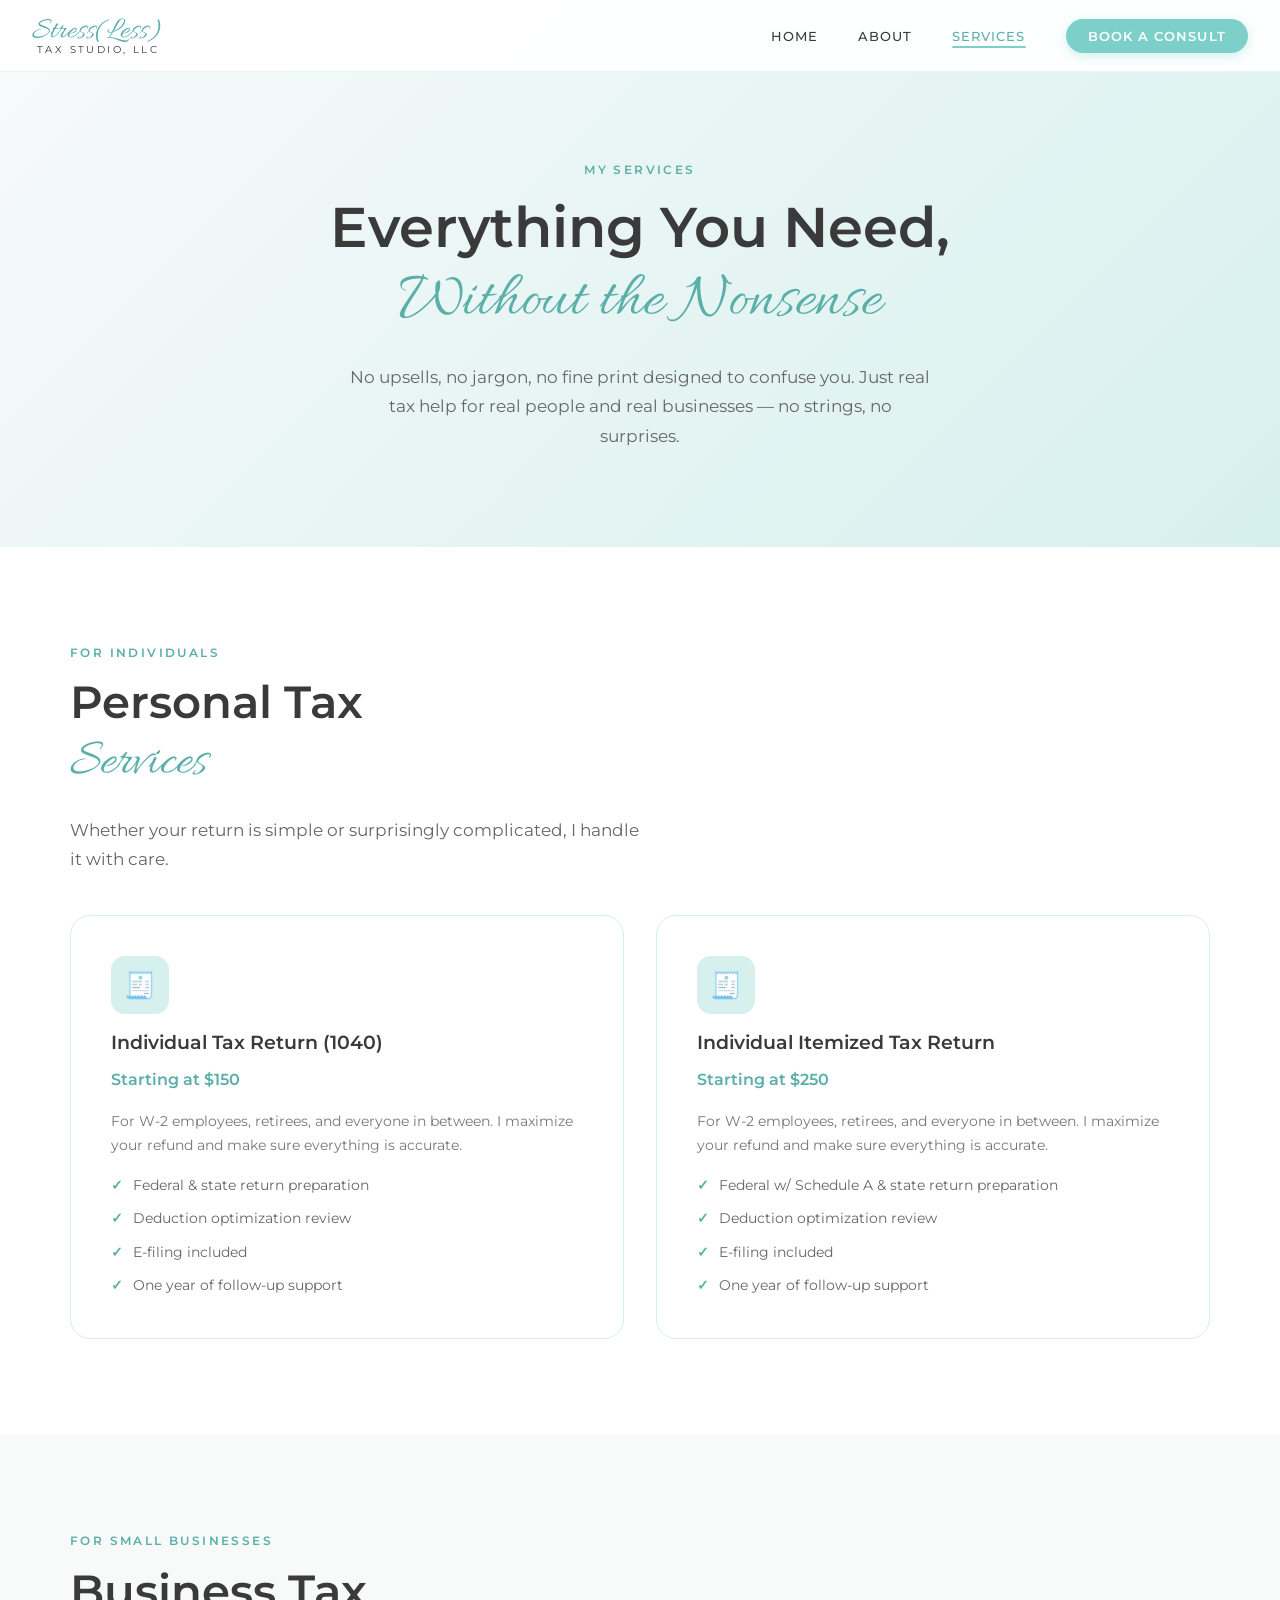
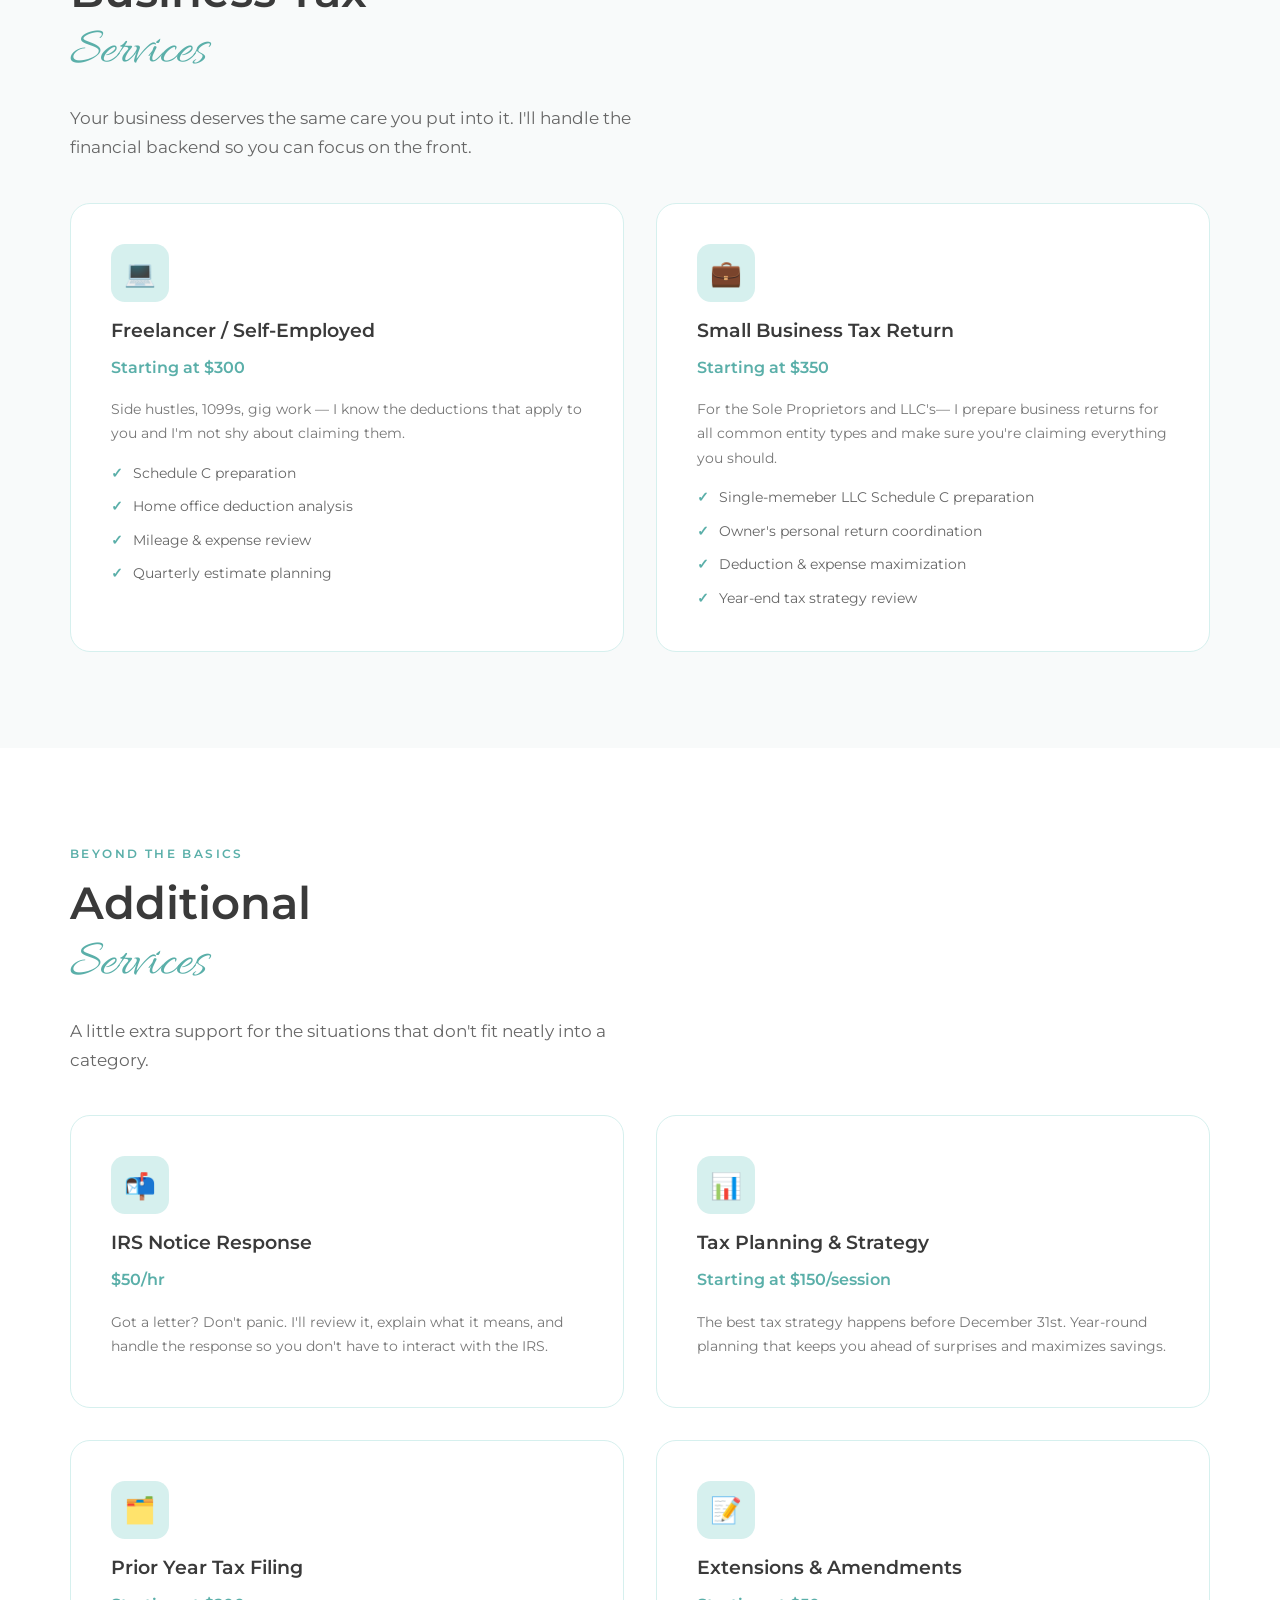
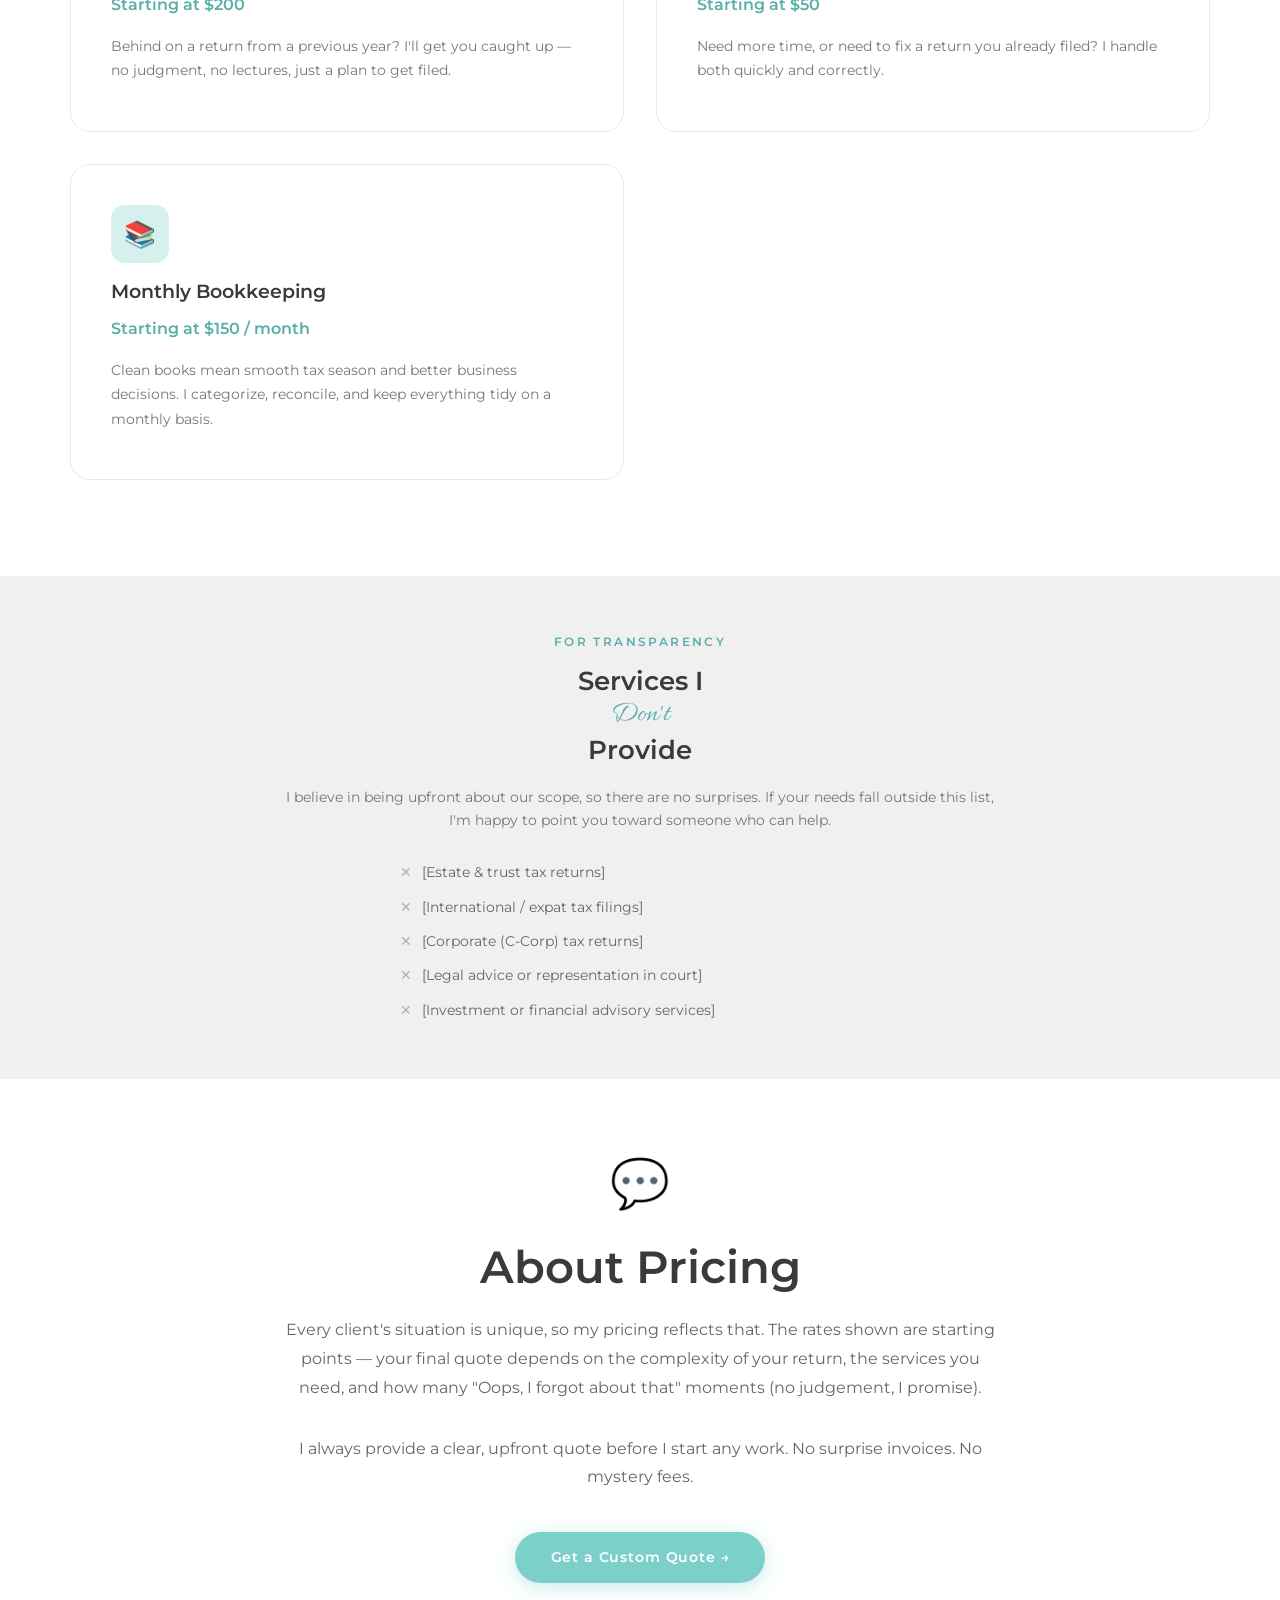
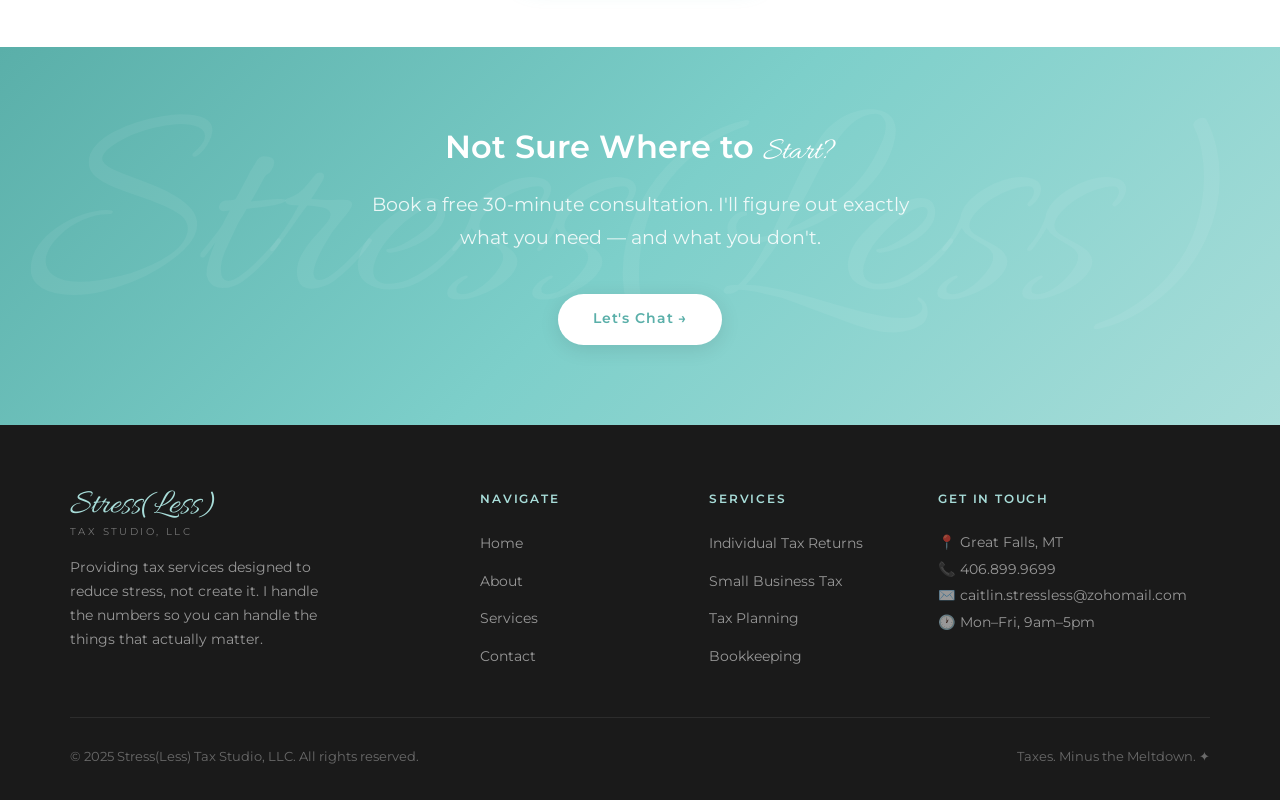
<file: services.html>
<!DOCTYPE html>
<html lang="en">
<head>
  <meta charset="UTF-8" />
  <meta name="viewport" content="width=device-width, initial-scale=1.0" />
  <title>Services — Stress(Less) Tax Studio, LLC</title>
  <meta name="description" content="Individual tax returns, small business tax, planning, bookkeeping, and more. Stress(Less) Tax Studio, LLC offers full-service tax help." />
  <link rel="stylesheet" href="css/style.css" />
</head>
<body class="page-services">

  <!-- NAV -->
  <nav>
    <div class="nav-logo">
      <span class="script-name">Stress(Less)</span>
      <span class="studio-text">Tax Studio, LLC</span>
    </div>
    <ul class="nav-links" id="navLinks">
      <li><a href="index.html">Home</a></li>
      <li><a href="about.html">About</a></li>
      <li><a href="services.html">Services</a></li>
      <li><a href="contact.html" class="nav-cta">Book a Consult</a></li>
    </ul>
    <div class="hamburger" id="hamburger">
      <span></span><span></span><span></span>
    </div>
  </nav>

  <!-- SERVICES HERO -->
  <section class="services-hero">
    <div class="container">
      <p class="section-label reveal">My Services</p>
      <h1 class="section-title reveal" style="font-size: clamp(2.4rem, 5vw, 3.5rem);">
        Everything You Need, <span class="script">Without the Nonsense</span>
      </h1>
      <p class="section-subtitle reveal" style="margin: 1rem auto 0; text-align: center;">
        No upsells, no jargon, no fine print designed to confuse you. Just real tax help for real people and real businesses — no strings, no surprises.
      </p>
    </div>
  </section>

  <!-- INDIVIDUAL SERVICES -->
  <section class="why">
    <div class="container">
      <p class="section-label reveal">For Individuals</p>
      <h2 class="section-title reveal">Personal Tax <span class="script">Services</span></h2>
      <p class="section-subtitle reveal">Whether your return is simple or surprisingly complicated, I handle it with care.</p>

            <div class="service-detail-grid" style="margin-top: 2.5rem;">
        <div class="service-detail-card reveal" data-delay="0">
          <div class="service-icon" style="margin-bottom: 1rem;">🧾</div>
          <h3>Individual Tax Return (1040)</h3>
          <p class="price">Starting at $150</p>
          <p style="font-size: 0.9rem; color: #777; margin-bottom: 0.5rem;">For W-2 employees, retirees, and everyone in between. I maximize your refund and make sure everything is accurate.</p>
          <ul class="service-includes">
            <li>Federal &amp; state return preparation</li>
            <li>Deduction optimization review</li>
            <li>E-filing included</li>
            <li>One year of follow-up support</li>
          </ul>
        </div>

        <div class="service-detail-card reveal" data-delay="0">
          <div class="service-icon" style="margin-bottom: 1rem;">🧾</div>
            <h3>Individual Itemized Tax Return</h3>
            <p class="price">Starting at $250</p>
            <p style="font-size: 0.9rem; color: #777; margin-bottom: 0.5rem;">For W-2 employees, retirees, and everyone in between. I maximize your refund and make sure everything is accurate.</p>
            <ul class="service-includes">
              <li>Federal w/ Schedule A &amp; state return preparation</li>
              <li>Deduction optimization review</li>
              <li>E-filing included</li>
              <li>One year of follow-up support</li>
            </ul>
          </div>
        </div>
    </div>
  </section>

  <!-- BUSINESS SERVICES -->
  <section class="services" style="background: var(--off-white);">
    <div class="container">
      <p class="section-label reveal">For Small Businesses</p>
      <h2 class="section-title reveal">Business Tax <span class="script">Services</span></h2>
      <p class="section-subtitle reveal">Your business deserves the same care you put into it. I'll handle the financial backend so you can focus on the front.</p>

            <div class="service-detail-grid" style="margin-top: 2.5rem;">
        <div class="service-detail-card reveal" data-delay="0">
          <div class="service-icon" style="margin-bottom: 1rem;">💻</div>
          <h3>Freelancer / Self-Employed</h3>
          <p class="price">Starting at $300</p>
          <p style="font-size: 0.9rem; color: #777; margin-bottom: 0.5rem;">Side hustles, 1099s, gig work — I know the deductions that apply to you and I'm not shy about claiming them.</p>
          <ul class="service-includes">
            <li>Schedule C preparation</li>
            <li>Home office deduction analysis</li>
            <li>Mileage &amp; expense review</li>
            <li>Quarterly estimate planning</li>
          </ul>
        </div>

        <div class="service-detail-card reveal" data-delay="100">
          <div class="service-icon" style="margin-bottom: 1rem;">💼</div>
          <h3>Small Business Tax Return</h3>
          <p class="price">Starting at $350</p>
          <p style="font-size: 0.9rem; color: #777; margin-bottom: 0.5rem;">For the Sole Proprietors and LLC's— I prepare business returns for all common entity types and make sure you're claiming everything you should.</p>
          <ul class="service-includes">
            <li>Single-memeber LLC Schedule C preparation</li>
            <li>Owner's personal return coordination</li>
            <li>Deduction &amp; expense maximization</li>
            <li>Year-end tax strategy review</li>
          </ul>
        </div>
      </div>
    </div>
  </section>

  <!-- ADDITIONAL SERVICES -->
  <section class="why">
    <div class="container">
      <p class="section-label reveal">Beyond the Basics</p>
      <h2 class="section-title reveal">Additional <span class="script">Services</span></h2>
      <p class="section-subtitle reveal">A little extra support for the situations that don't fit neatly into a category.</p>

      <div class="service-detail-grid" style="margin-top: 2.5rem;">
        <div class="service-detail-card reveal" data-delay="0">
          <div class="service-icon" style="margin-bottom: 1rem;">📬</div>
          <h3>IRS Notice Response</h3>
          <p class="price">$50/hr</p>
          <p style="font-size: 0.9rem; color: #777; margin-bottom: 0.5rem;">Got a letter? Don't panic. I'll review it, explain what it means, and handle the response so you don't have to interact with the IRS.</p>
          <!-- <ul class="service-includes">
            <li>Notice review &amp; explanation</li>
            <li>Response drafting</li>
            <li>IRS communication on your behalf</li>
            <li>Resolution tracking</li>
          </ul> -->
        </div>

        <div class="service-detail-card reveal" data-delay="100">
          <div class="service-icon" style="margin-bottom: 1rem;">📊</div>
          <h3>Tax Planning &amp; Strategy</h3>
          <p class="price">Starting at $150/session</p>
          <p style="font-size: 0.9rem; color: #777; margin-bottom: 0.5rem;">The best tax strategy happens before December 31st. Year-round planning that keeps you ahead of surprises and maximizes savings.</p>
          <!-- <ul class="service-includes">
            <li>Quarterly tax estimates</li>
            <li>Mid-year strategy review</li>
            <li>Retirement contribution planning</li>
          </ul> -->
        </div>

        <div class="service-detail-card reveal" data-delay="200">
          <div class="service-icon" style="margin-bottom: 1rem;">🗂️</div>
          <h3>Prior Year Tax Filing</h3>
          <p class="price">Starting at $200</p>
          <p style="font-size: 0.9rem; color: #777; margin-bottom: 0.5rem;">Behind on a return from a previous year? I'll get you caught up — no judgment, no lectures, just a plan to get filed.</p>
          <!-- <ul class="service-includes">
            <li>Prior year return preparation</li>
            <li>Multi-year catch-up filing</li>
            <li>Missing document guidance</li>
            <li>Penalty &amp; interest review</li>
          </ul> -->
        </div>
        <div class="service-detail-card reveal" data-delay="300">
          <div class="service-icon" style="margin-bottom: 1rem;">📝</div>
          <h3>Extensions &amp; Amendments</h3>
          <p class="price">Starting at $50</p>
          <p style="font-size: 0.9rem; color: #777; margin-bottom: 0.5rem;">Need more time, or need to fix a return you already filed? I handle both quickly and correctly.</p>
          <!-- <ul class="service-includes">
            <li>Filing extension requests</li>
            <li>Amended return preparation</li>
            <li>Error correction &amp; review</li>
            <li>Updated refund/balance calculation</li>
          </ul> -->
        </div>

        <div class="service-detail-card reveal" data-delay="400">
          <div class="service-icon" style="margin-bottom: 1rem;">📚</div>
          <h3>Monthly Bookkeeping</h3>
          <p class="price">Starting at $150 / month</p>
          <p style="font-size: 0.9rem; color: #777; margin-bottom: 0.5rem;">Clean books mean smooth tax season and better business decisions. I categorize, reconcile, and keep everything tidy on a monthly basis.</p>
          <!-- <ul class="service-includes">
            <li>Monthly transaction categorization</li>
            <li>Bank &amp; credit card reconciliation</li>
            <li>Monthly financial reports</li>
          </ul> -->
        </div>
      </div>
    </div>
  </section>

  <!-- SERVICES NOT PROVIDED -->
  <section style="background: var(--light-grey); padding: 3.5rem 2rem;">
    <div class="container">
      <div style="max-width: 720px; margin: 0 auto;" class="reveal">
        <p class="section-label" style="text-align: center;">For Transparency</p>
        <h2 class="section-title text-center" style="font-size: 1.6rem;">Services I <span class="script">Don't</span> Provide</h2>
        <p style="text-align: center; font-size: 0.88rem; color: #777; margin-bottom: 1.75rem;">I believe in being upfront about our scope, so there are no surprises. If your needs fall outside this list, I'm happy to point you toward someone who can help.</p>
        <ul style="list-style: none; display: flex; flex-direction: column; gap: 0.65rem; max-width: 480px; margin: 0 auto;">
          <li style="font-size: 0.88rem; color: #666; display: flex; align-items: flex-start; gap: 0.65rem;"><span style="color: #B0B0B0; flex-shrink: 0;">✕</span> [Estate &amp; trust tax returns]</li>
          <li style="font-size: 0.88rem; color: #666; display: flex; align-items: flex-start; gap: 0.65rem;"><span style="color: #B0B0B0; flex-shrink: 0;">✕</span> [International / expat tax filings]</li>
          <li style="font-size: 0.88rem; color: #666; display: flex; align-items: flex-start; gap: 0.65rem;"><span style="color: #B0B0B0; flex-shrink: 0;">✕</span> [Corporate (C-Corp) tax returns]</li>
          <li style="font-size: 0.88rem; color: #666; display: flex; align-items: flex-start; gap: 0.65rem;"><span style="color: #B0B0B0; flex-shrink: 0;">✕</span> [Legal advice or representation in court]</li>
          <li style="font-size: 0.88rem; color: #666; display: flex; align-items: flex-start; gap: 0.65rem;"><span style="color: #B0B0B0; flex-shrink: 0;">✕</span> [Investment or financial advisory services]</li>
        </ul>
      </div>
    </div>
  </section>

  <!-- PRICING NOTE -->
  <section style="background: var(--white); padding: 4rem 2rem;">
    <div class="container">
      <div style="max-width: 720px; margin: 0 auto; text-align: center;" class="reveal">
        <div style="font-size: 3rem; margin-bottom: 1rem;">💬</div>
        <h2 class="section-title">About Pricing</h2>
        <p style="font-size: 1rem; color: #666; line-height: 1.8; margin-bottom: 2rem;">
          Every client's situation is unique, so my pricing reflects that. The rates shown are starting points — your final quote depends on the complexity of your return, the services you need, and how many "Oops, I forgot about that" moments (no judgement, I promise).
        </p>
        <p style="font-size: 1rem; color: #666; line-height: 1.8; margin-bottom: 2.5rem;">
          I always provide a clear, upfront quote before I start any work. No surprise invoices. No mystery fees. 
        </p>
        <a href="contact.html" class="btn btn-primary">Get a Custom Quote →</a>
      </div>
    </div>
  </section>

  <!-- CTA BANNER -->
  <section class="cta-banner">
    <div class="container reveal">
      <h2>Not Sure Where to <span class="script">Start?</span></h2>
      <p>Book a free 30-minute consultation. I'll figure out exactly what you need — and what you don't.</p>
      <a href="contact.html" class="btn btn-white">Let's Chat →</a>
    </div>
  </section>

  <!-- FOOTER -->
  <footer>
    <div class="container">
      <div class="footer-grid">
        <div class="footer-brand">
          <span class="script-name">Stress(Less)</span>
          <span class="studio-text">Tax Studio, LLC</span>
          <p>Providing tax services designed to reduce stress, not create it. I handle the numbers so you can handle the things that actually matter.</p>
        </div>
        <div class="footer-col">
          <h5>Navigate</h5>
          <ul>
            <li><a href="index.html">Home</a></li>
            <li><a href="about.html">About</a></li>
            <li><a href="services.html">Services</a></li>
            <li><a href="contact.html">Contact</a></li>
          </ul>
        </div>
        <div class="footer-col">
          <h5>Services</h5>
          <ul>
            <li><a href="services.html">Individual Tax Returns</a></li>
            <li><a href="services.html">Small Business Tax</a></li>
            <li><a href="services.html">Tax Planning</a></li>
            <li><a href="services.html">Bookkeeping</a></li>
          </ul>
        </div>
        <div class="footer-col footer-contact">
          <h5>Get in Touch</h5>
          <p>📍 Great Falls, MT<br>📞 406.899.9699<br>✉️ caitlin.stressless@zohomail.com<br>🕐 Mon–Fri, 9am–5pm</p>
        </div>
      </div>
      <div class="footer-bottom">
        <p>© 2025 Stress(Less) Tax Studio, LLC. All rights reserved.</p>
        <p>Taxes. Minus the Meltdown. ✦</p>
      </div>
    </div>
  </footer>

  <script src="js/main.js"></script>
</body>
</html>
</file>
<file: css/style.css>
@import url('https://fonts.googleapis.com/css2?family=Allura&family=Montserrat:wght@300;400;500;600;700&display=swap');

:root {
  --tiffany: #7DCFCA;
  --tiffany-light: #A8DDD9;
  --tiffany-pale: #D6F0EE;
  --tiffany-dark: #5AAFA9;
  --baby-aqua: #B8E4E1;
  --charcoal: #3A3A3A;
  --light-grey: #F0F0F0;
  --mid-grey: #9A9A9A;
  --white: #FFFFFF;
  --off-white: #F8FAFA;
  --black: #1A1A1A;
  --font-script: 'Allura', cursive;
  --font-body: 'Montserrat', sans-serif;
  --shadow-sm: 0 2px 12px rgba(125, 207, 202, 0.12);
  --shadow-md: 0 6px 30px rgba(125, 207, 202, 0.18);
  --shadow-lg: 0 12px 50px rgba(125, 207, 202, 0.22);
  --radius: 12px;
  --radius-lg: 20px;
}

*, *::before, *::after { box-sizing: border-box; margin: 0; padding: 0; }

html { scroll-behavior: smooth; }

body {
  font-family: var(--font-body);
  color: var(--charcoal);
  background: var(--white);
  line-height: 1.7;
  overflow-x: hidden;
}

/* ===== TYPOGRAPHY ===== */
h1, h2, h3, h4 { font-family: var(--font-body); font-weight: 600; line-height: 1.25; }
.script { font-family: var(--font-script); font-weight: 400; }
p { color: #555; font-size: 1rem; }
a { text-decoration: none; color: inherit; }

/* ===== NAV ===== */
nav {
  position: fixed; top: 0; left: 0; right: 0; z-index: 100;
  background: rgba(255,255,255,0.95);
  backdrop-filter: blur(10px);
  border-bottom: 1px solid rgba(125, 207, 202, 0.2);
  padding: 0 2rem;
  height: 72px;
  display: flex; align-items: center; justify-content: space-between;
  transition: box-shadow 0.3s;
}
nav.scrolled { box-shadow: var(--shadow-sm); }

.nav-logo {
  display: flex; flex-direction: column; line-height: 1;
}
.nav-logo .script-name {
  font-family: var(--font-script);
  font-size: 1.9rem;
  color: var(--tiffany-dark);
  line-height: 1;
}
.nav-logo .studio-text {
  font-family: var(--font-body);
  font-size: 0.6rem;
  letter-spacing: 0.25em;
  text-transform: uppercase;
  color: var(--charcoal);
  margin-top: -2px;
  text-align: center;
}

.nav-links {
  display: flex; gap: 2.5rem; align-items: center;
  list-style: none;
}
.nav-links a {
  font-size: 0.82rem;
  font-weight: 500;
  letter-spacing: 0.08em;
  text-transform: uppercase;
  color: var(--charcoal);
  transition: color 0.2s;
  position: relative;
}
.nav-links a::after {
  content: ''; position: absolute; bottom: -4px; left: 0; right: 0;
  height: 2px; background: var(--tiffany); border-radius: 2px;
  transform: scaleX(0); transition: transform 0.25s;
}
.nav-links a:hover { color: var(--tiffany-dark); }
.nav-links a:hover::after { transform: scaleX(1); }
.nav-links a.active { color: var(--tiffany-dark); }
.nav-links a.active::after { transform: scaleX(1); }

.nav-cta {
  background: var(--tiffany);
  color: var(--white) !important;
  padding: 0.55rem 1.4rem;
  border-radius: 50px;
  font-size: 0.82rem !important;
  font-weight: 600 !important;
  letter-spacing: 0.06em;
  transition: background 0.2s, transform 0.2s !important;
  box-shadow: 0 3px 12px rgba(125, 207, 202, 0.35);
}
.nav-cta:hover { background: var(--tiffany-dark) !important; transform: translateY(-1px); }
.nav-cta::after { display: none !important; }

.hamburger { display: none; cursor: pointer; flex-direction: column; gap: 5px; }
.hamburger span { width: 24px; height: 2px; background: var(--charcoal); border-radius: 2px; transition: 0.3s; }

/* ===== BUTTONS ===== */
.btn {
  display: inline-block;
  padding: 0.85rem 2.2rem;
  border-radius: 50px;
  font-family: var(--font-body);
  font-size: 0.88rem;
  font-weight: 600;
  letter-spacing: 0.06em;
  cursor: pointer;
  border: none;
  transition: all 0.25s;
}
.btn-primary {
  background: var(--tiffany);
  color: var(--white);
  box-shadow: 0 4px 20px rgba(125, 207, 202, 0.4);
}
.btn-primary:hover { background: var(--tiffany-dark); transform: translateY(-2px); box-shadow: 0 8px 30px rgba(125, 207, 202, 0.45); }
.btn-outline {
  background: transparent;
  color: var(--tiffany-dark);
  border: 2px solid var(--tiffany);
}
.btn-outline:hover { background: var(--tiffany-pale); transform: translateY(-2px); }
.btn-white {
  background: var(--white);
  color: var(--tiffany-dark);
  box-shadow: 0 4px 20px rgba(0,0,0,0.1);
}
.btn-white:hover { transform: translateY(-2px); box-shadow: 0 8px 30px rgba(0,0,0,0.15); }

/* ===== SECTIONS ===== */
section { padding: 6rem 2rem; }
.container { max-width: 1140px; margin: 0 auto; }

.section-label {
  font-size: 0.75rem;
  font-weight: 600;
  letter-spacing: 0.2em;
  text-transform: uppercase;
  color: var(--tiffany-dark);
  margin-bottom: 0.75rem;
}
.section-title {
  font-size: clamp(2rem, 4vw, 2.8rem);
  color: var(--charcoal);
  margin-bottom: 1.25rem;
}
.section-title .script {
  font-size: 1.15em;
  color: var(--tiffany-dark);
  display: block;
}
.section-subtitle {
  font-size: 1.05rem;
  color: #666;
  max-width: 580px;
  line-height: 1.75;
}
.text-center { text-align: center; }
.text-center .section-subtitle { margin: 0 auto; }

/* ===== HERO ===== */
.hero {
  min-height: 100vh;
  display: flex; align-items: center;
  padding-top: 72px;
  background: linear-gradient(150deg, var(--off-white) 0%, var(--tiffany-pale) 40%, var(--baby-aqua) 100%);
  position: relative; overflow: hidden;
}
.hero::before {
  content: ''; position: absolute; top: -80px; right: -80px;
  width: 600px; height: 600px;
  background: radial-gradient(circle, rgba(125, 207, 202, 0.15) 0%, transparent 70%);
  border-radius: 50%;
  animation: pulse 6s ease-in-out infinite;
}
.hero::after {
  content: ''; position: absolute; bottom: -100px; left: -100px;
  width: 500px; height: 500px;
  background: radial-gradient(circle, rgba(168, 221, 217, 0.2) 0%, transparent 70%);
  border-radius: 50%;
  animation: pulse 8s ease-in-out infinite reverse;
}
@keyframes pulse { 0%, 100% { transform: scale(1); } 50% { transform: scale(1.08); } }

.hero .container {
  display: grid;
  grid-template-columns: 1fr 1fr;
  gap: 4rem;
  align-items: center;
  position: relative; z-index: 1;
}
.hero-content { animation: fadeInLeft 0.9s ease both; }
.hero-eyebrow {
  font-size: 0.78rem;
  font-weight: 600;
  letter-spacing: 0.22em;
  text-transform: uppercase;
  color: var(--tiffany-dark);
  margin-bottom: 1rem;
  display: flex; align-items: center; gap: 0.75rem;
}
.hero-eyebrow::before {
  content: ''; width: 32px; height: 2px;
  background: var(--tiffany); display: block;
}
.hero-title {
  font-size: clamp(2.6rem, 5vw, 4rem);
  color: var(--charcoal);
  line-height: 1.1;
  margin-bottom: 1.5rem;
}
.hero-title .script {
  font-size: 1.2em;
  color: var(--tiffany-dark);
  display: block;
  line-height: 1.1;
}
.hero-tagline {
  font-size: 1.05rem;
  color: #666;
  margin-bottom: 2.5rem;
  line-height: 1.8;
  max-width: 480px;
  font-style: italic;
}
.hero-actions { display: flex; gap: 1rem; flex-wrap: wrap; }
.hero-trust {
  display: flex; align-items: center; gap: 1.5rem;
  margin-top: 3rem;
  padding-top: 2rem;
  border-top: 1px solid rgba(125, 207, 202, 0.3);
}
.trust-item {
  display: flex; flex-direction: column;
}
.trust-num {
  font-size: 1.6rem; font-weight: 700; color: var(--tiffany-dark);
  line-height: 1;
}
.trust-label { font-size: 0.72rem; color: #888; letter-spacing: 0.06em; margin-top: 2px; }
.trust-divider { width: 1px; height: 40px; background: rgba(125, 207, 202, 0.35); }

.hero-visual {
  display: flex; justify-content: center; align-items: center;
  animation: fadeInRight 0.9s ease 0.2s both;
}
.hero-card-stack {
  display: flex;
  flex-direction: column;
  gap: 1.5rem;
  position: relative;
  width: 380px;
  height: 420px;
}
.hero-card {
  background: var(--white);
  border-radius: var(--radius-lg);
  box-shadow: var(--shadow-md);
  padding: 1.75rem;
  transition: transform 0.3s;
}
.hero-card:nth-child(1) {
  width: 280px; height: 180px;
  top: 20px; right: 20px;
  background: var(--white);
  border: 1px solid var(--tiffany-pale);
  z-index: 3;
}
.hero-card:nth-child(2) {
  width: 280px; height: 160px;
  top: 60px; right: 60px;
  background: var(--tiffany-pale);
  z-index: 2;
}
.hero-card:nth-child(3) {
  width: 280px; height: 175px;
  top: 200px; left: 0px;
  background: var(--tiffany);
  z-index: 1;
}
.hero-card:nth-child(4) {
  width: 250px; height: 120px;
  bottom: 20px; right: 10px;
  background: linear-gradient(135deg, var(--tiffany-dark), var(--tiffany));
  z-index: 4;
}
.card-icon {
  width: 40px; height: 40px;
  background: var(--tiffany-pale);
  border-radius: 10px;
  display: flex; align-items: center; justify-content: center;
  margin-bottom: 0.75rem;
  font-size: 1.2rem;
}
.card-icon.dark { background: rgba(255,255,255,0.2); }
.hero-card h4 { font-size: 0.85rem; font-weight: 600; color: var(--charcoal); margin-bottom: 0.25rem; }
.hero-card p { font-size: 0.78rem; color: #888; }
.hero-card.dark h4, .hero-card.dark p { color: rgba(255,255,255,0.9); }
.hero-card.dark p { color: rgba(255,255,255,0.7); }

/* ===== SERVICES SECTION ===== */
.services { background: var(--off-white); }
.services-grid {
  display: grid;
  grid-template-columns: repeat(auto-fit, minmax(280px, 1fr));
  gap: 1.75rem;
  margin-top: 3.5rem;
}
.service-card {
  background: var(--white);
  border-radius: var(--radius-lg);
  padding: 2.25rem;
  border: 1px solid transparent;
  transition: all 0.3s;
  position: relative;
  overflow: hidden;
}
.service-card::before {
  content: '';
  position: absolute; top: 0; left: 0; right: 0;
  height: 4px;
  background: linear-gradient(90deg, var(--tiffany-light), var(--tiffany-dark));
  transform: scaleX(0); transform-origin: left;
  transition: transform 0.35s;
}
.service-card:hover {
  border-color: var(--tiffany-pale);
  box-shadow: var(--shadow-md);
  transform: translateY(-4px);
}
.service-card:hover::before { transform: scaleX(1); }
.service-icon {
  width: 58px; height: 58px;
  background: var(--tiffany-pale);
  border-radius: 14px;
  display: flex; align-items: center; justify-content: center;
  font-size: 1.6rem;
  margin-bottom: 1.25rem;
  transition: transform 0.3s;
}
.service-card:hover .service-icon { transform: scale(1.1) rotate(5deg); }
.service-card h3 { font-size: 1.1rem; margin-bottom: 0.75rem; color: var(--charcoal); }
.service-card p { font-size: 0.9rem; color: #777; line-height: 1.7; }
.service-tag {
  display: inline-block;
  margin-top: 1.25rem;
  font-size: 0.72rem;
  font-weight: 600;
  letter-spacing: 0.1em;
  text-transform: uppercase;
  color: var(--tiffany-dark);
  padding: 0.3rem 0.8rem;
  background: var(--tiffany-pale);
  border-radius: 50px;
}

/* ===== WHY SECTION ===== */
.why { background: var(--white); }
.why-grid {
  display: grid;
  grid-template-columns: 1fr 1fr;
  gap: 5rem;
  align-items: center;
  margin-top: 1rem;
}
.why-visual { position: relative; }
.why-bg-card {
  background: linear-gradient(135deg, var(--tiffany-pale), var(--baby-aqua));
  border-radius: var(--radius-lg);
  padding: 3rem;
  min-height: 420px;
  display: flex; flex-direction: column; justify-content: flex-end;
  position: relative; overflow: hidden;
}
.why-bg-card::before {
  content: '"';
  position: absolute; top: -20px; left: 20px;
  font-family: var(--font-script);
  font-size: 12rem;
  color: rgba(125, 207, 202, 0.25);
  line-height: 1;
}
.why-quote {
  font-size: 1.25rem;
  font-style: italic;
  color: var(--charcoal);
  line-height: 1.6;
  position: relative; z-index: 1;
}
.why-quote .script { font-size: 1.6rem; color: var(--tiffany-dark); display: block; margin-top: 1rem; }

.why-pillars { display: flex; flex-direction: column; gap: 1.75rem; }
.pillar {
  display: flex; gap: 1.25rem; align-items: flex-start;
}
.pillar-icon {
  flex-shrink: 0;
  width: 50px; height: 50px;
  background: var(--tiffany-pale);
  border-radius: 12px;
  display: flex; align-items: center; justify-content: center;
  font-size: 1.3rem;
}
.pillar h4 { font-size: 1rem; font-weight: 600; margin-bottom: 0.35rem; color: var(--charcoal); }
.pillar p { font-size: 0.88rem; color: #777; line-height: 1.65; }

/* ===== PROCESS SECTION ===== */
.process { background: var(--charcoal); color: var(--white); }
.process .section-label { color: var(--tiffany-light); }
.process .section-title { color: var(--white); }
.process .section-subtitle { color: rgba(255,255,255,0.65); }
.process-steps {
  display: grid;
  grid-template-columns: repeat(4, 1fr);
  gap: 2rem;
  margin-top: 3.5rem;
  position: relative;
}
.process-steps::before {
  content: '';
  position: absolute;
  top: 38px; left: 12.5%; right: 12.5%;
  height: 1px;
  background: linear-gradient(90deg, transparent, var(--tiffany), transparent);
}
.step {
  text-align: center;
  position: relative;
}
.step-num {
  width: 76px; height: 76px;
  background: rgba(125, 207, 202, 0.12);
  border: 2px solid var(--tiffany);
  border-radius: 50%;
  display: flex; align-items: center; justify-content: center;
  margin: 0 auto 1.5rem;
  font-size: 1.5rem;
  color: var(--tiffany-light);
  position: relative; z-index: 1;
  transition: all 0.3s;
}
.step:hover .step-num {
  background: var(--tiffany);
  color: var(--white);
  transform: scale(1.08);
}
.step h4 { font-size: 1rem; font-weight: 600; color: var(--white); margin-bottom: 0.5rem; }
.step p { font-size: 0.85rem; color: rgba(255,255,255,0.6); line-height: 1.6; }

/* ===== TESTIMONIALS ===== */
.testimonials { background: var(--off-white); }
.testimonials-grid {
  display: grid;
  grid-template-columns: repeat(3, 1fr);
  gap: 1.75rem;
  margin-top: 3.5rem;
}
.testimonial-card {
  background: var(--white);
  border-radius: var(--radius-lg);
  padding: 2rem;
  border: 1px solid var(--tiffany-pale);
  transition: all 0.3s;
}
.testimonial-card:hover {
  box-shadow: var(--shadow-md);
  transform: translateY(-3px);
}
.stars { color: var(--tiffany); font-size: 1rem; margin-bottom: 1rem; letter-spacing: 2px; }
.testimonial-text {
  font-size: 0.92rem;
  color: #666;
  line-height: 1.75;
  font-style: italic;
  margin-bottom: 1.5rem;
}
.testimonial-author { display: flex; align-items: center; gap: 0.75rem; }
.author-avatar {
  width: 42px; height: 42px;
  border-radius: 50%;
  background: linear-gradient(135deg, var(--tiffany-light), var(--tiffany-dark));
  display: flex; align-items: center; justify-content: center;
  font-weight: 700; color: var(--white); font-size: 0.9rem;
}
.author-name { font-weight: 600; font-size: 0.9rem; color: var(--charcoal); }
.author-title { font-size: 0.78rem; color: #999; }

/* ===== CTA BANNER ===== */
.cta-banner {
  background: linear-gradient(135deg, var(--tiffany-dark) 0%, var(--tiffany) 50%, var(--tiffany-light) 100%);
  padding: 5rem 2rem;
  text-align: center;
  position: relative; overflow: hidden;
}
.cta-banner::before {
  content: 'Stress(Less)';
  position: absolute;
  font-family: var(--font-script);
  font-size: 18rem;
  color: rgba(255,255,255,0.06);
  top: 50%; left: 50%;
  transform: translate(-50%, -50%);
  white-space: nowrap; pointer-events: none;
}
.cta-banner h2 {
  font-size: clamp(1.5rem, 2.5vw, 2rem);
  color: var(--white);
  margin-bottom: 1rem;
}
.cta-banner p {
  color: rgba(255,255,255,0.85);
  font-size: 1.2rem;
  max-width: 540px;
  margin: 0 auto 2.5rem;
}

/* ===== FOOTER ===== */
footer {
  background: var(--black);
  color: rgba(255,255,255,0.7);
  padding: 4rem 2rem 2rem;
}
.footer-grid {
  display: grid;
  grid-template-columns: 2fr 1fr 1fr 1.5fr;
  gap: 3rem;
  margin-bottom: 3rem;
}
.footer-brand .script-name {
  font-family: var(--font-script);
  font-size: 2.2rem;
  color: var(--tiffany-light);
  display: block;
  line-height: 1;
}
.footer-brand .studio-text {
  font-size: 0.6rem;
  letter-spacing: 0.25em;
  text-transform: uppercase;
  color: rgba(255,255,255,0.4);
  margin-bottom: 1rem;
  display: block;
}
.footer-brand p { font-size: 0.88rem; line-height: 1.7; color: rgba(255,255,255,0.55); max-width: 260px; }
.footer-col h5 {
  font-size: 0.75rem;
  font-weight: 600;
  letter-spacing: 0.15em;
  text-transform: uppercase;
  color: var(--tiffany-light);
  margin-bottom: 1.25rem;
}
.footer-col ul { list-style: none; display: flex; flex-direction: column; gap: 0.65rem; }
.footer-col ul a { font-size: 0.88rem; color: rgba(255,255,255,0.55); transition: color 0.2s; }
.footer-col ul a:hover { color: var(--tiffany-light); }
.footer-contact p { font-size: 0.88rem; color: rgba(255,255,255,0.55); line-height: 1.9; }
.footer-bottom {
  border-top: 1px solid rgba(255,255,255,0.08);
  padding-top: 1.75rem;
  display: flex; justify-content: space-between; align-items: center;
}
.footer-bottom p { font-size: 0.8rem; color: rgba(255,255,255,0.35); }

/* ===== ABOUT PAGE ===== */
.about-hero {
  background: linear-gradient(135deg, var(--tiffany-pale) 0%, var(--baby-aqua) 100%);
  padding: 10rem 2rem 6rem;
  text-align: center;
}
.about-content {
  display: grid;
  grid-template-columns: 1fr 1fr;
  gap: 5rem;
  align-items: stretch;
  margin-top: 1rem;
}
.about-img-wrap {
  border-radius: var(--radius-lg);
  background: linear-gradient(135deg, var(--tiffany-pale), var(--baby-aqua));
  min-height: 420px;
  display: flex; align-items: center; justify-content: center;
  font-size: 5rem;
  position: relative; overflow: hidden;
}
.values-grid {
  display: grid;
  grid-template-columns: 1fr 1fr;
  gap: 1.25rem;
  margin-top: 2rem;
}
.value-card {
  padding: 1.5rem;
  background: var(--off-white);
  border-radius: var(--radius);
  border-left: 3px solid var(--tiffany);
}
.value-card h4 { font-size: 0.92rem; font-weight: 600; margin-bottom: 0.4rem; color: var(--charcoal); }
.value-card p { font-size: 0.83rem; color: #888; }

/* ===== SERVICES PAGE ===== */
.services-hero {
  background: linear-gradient(135deg, var(--off-white) 0%, var(--tiffany-pale) 100%);
  padding: 10rem 2rem 6rem;
  text-align: center;
}
.service-detail-grid {
  display: grid;
  grid-template-columns: repeat(2, 1fr);
  gap: 2rem;
  margin-top: 3rem;
}
.service-detail-card {
  background: var(--white);
  border-radius: var(--radius-lg);
  padding: 2.5rem;
  border: 1px solid var(--tiffany-pale);
  transition: all 0.3s;
}
.service-detail-card:hover {
  box-shadow: var(--shadow-md);
  transform: translateY(-4px);
  border-color: var(--tiffany);
}
.service-detail-card h3 { font-size: 1.2rem; color: var(--charcoal); margin-bottom: 0.75rem; }
.service-detail-card .price {
  font-size: 1rem;
  color: var(--tiffany-dark);
  font-weight: 600;
  margin-bottom: 1rem;
}
.service-includes { list-style: none; margin-top: 1rem; display: flex; flex-direction: column; gap: 0.6rem; }
.service-includes li {
  font-size: 0.88rem;
  color: #666;
  display: flex; align-items: center; gap: 0.65rem;
}
.service-includes li::before {
  content: '✓';
  color: var(--tiffany-dark);
  font-weight: 700;
  flex-shrink: 0;
}

/* ===== CONTACT PAGE ===== */
.contact-hero {
  background: linear-gradient(135deg, var(--tiffany-pale) 0%, var(--baby-aqua) 100%);
  padding: 10rem 2rem 6rem;
  text-align: center;
}
.contact-layout {
  display: grid;
  grid-template-columns: 1fr 1.5fr;
  gap: 4rem;
  margin-top: 3rem;
}
.contact-info h3 { font-size: 1.1rem; color: var(--charcoal); margin-bottom: 0.5rem; }
.contact-info p { font-size: 0.9rem; color: #777; margin-bottom: 2rem; }
.contact-item {
  display: flex; gap: 1rem; align-items: flex-start;
  margin-bottom: 1.75rem;
}
.contact-item-icon {
  width: 46px; height: 46px;
  background: var(--tiffany-pale);
  border-radius: 12px;
  display: flex; align-items: center; justify-content: center;
  font-size: 1.2rem; flex-shrink: 0;
}
.contact-item h4 { font-size: 0.9rem; font-weight: 600; margin-bottom: 0.25rem; color: var(--charcoal); }
.contact-item p { font-size: 0.85rem; color: #777; margin-bottom: 0; }
.contact-form {
  background: var(--white);
  border-radius: var(--radius-lg);
  padding: 2.5rem;
  box-shadow: var(--shadow-sm);
  border: 1px solid var(--tiffany-pale);
}
.form-row { display: grid; grid-template-columns: 1fr 1fr; gap: 1.25rem; }
.form-group { margin-bottom: 1.25rem; }
.form-group label {
  display: block;
  font-size: 0.8rem;
  font-weight: 600;
  letter-spacing: 0.05em;
  color: var(--charcoal);
  margin-bottom: 0.5rem;
}
.form-group input,
.form-group select,
.form-group textarea {
  width: 100%;
  padding: 0.75rem 1rem;
  border: 1.5px solid #E8E8E8;
  border-radius: var(--radius);
  font-family: var(--font-body);
  font-size: 0.9rem;
  color: var(--charcoal);
  background: var(--off-white);
  outline: none;
  transition: border-color 0.2s, box-shadow 0.2s;
  -webkit-appearance: none;
}
.form-group input:focus,
.form-group select:focus,
.form-group textarea:focus {
  border-color: var(--tiffany);
  box-shadow: 0 0 0 3px rgba(125, 207, 202, 0.15);
  background: var(--white);
}
.form-group textarea { resize: vertical; min-height: 120px; }
.form-success {
  display: none;
  text-align: center;
  padding: 2rem;
  color: var(--tiffany-dark);
}

/* ===== PAGE-SPECIFIC NAV ACTIVE STATE ===== */
body.page-home .nav-links a[href="index.html"],
body.page-about .nav-links a[href="about.html"],
body.page-services .nav-links a[href="services.html"],
body.page-contact .nav-links a[href="contact.html"] {
  color: var(--tiffany-dark);
}
body.page-home .nav-links a[href="index.html"]::after,
body.page-about .nav-links a[href="about.html"]::after,
body.page-services .nav-links a[href="services.html"]::after,
body.page-contact .nav-links a[href="contact.html"]::after {
  transform: scaleX(1);
}

/* ===== ANIMATIONS ===== */
@keyframes fadeInLeft {
  from { opacity: 0; transform: translateX(-30px); }
  to { opacity: 1; transform: translateX(0); }
}
@keyframes fadeInRight {
  from { opacity: 0; transform: translateX(30px); }
  to { opacity: 1; transform: translateX(0); }
}
@keyframes fadeInUp {
  from { opacity: 0; transform: translateY(24px); }
  to { opacity: 1; transform: translateY(0); }
}

.reveal {
  opacity: 0;
  transform: translateY(24px);
  transition: opacity 0.65s ease, transform 0.65s ease;
}
.reveal.visible {
  opacity: 1;
  transform: translateY(0);
}

/* ===== MOBILE NAV ===== */
@media (max-width: 768px) {
  .hamburger { display: flex; }
  .nav-links {
    position: fixed;
    top: 72px; left: 0; right: 0;
    background: var(--white);
    flex-direction: column;
    gap: 0;
    padding: 1rem 0 2rem;
    box-shadow: var(--shadow-md);
    transform: translateY(-120%);
    transition: transform 0.3s;
    z-index: 99;
  }
  .nav-links.open { transform: translateY(0); }
  .nav-links li { width: 100%; }
  .nav-links a {
    display: block;
    padding: 0.85rem 2rem;
    font-size: 0.9rem;
  }
  .nav-cta { margin: 0.5rem 2rem; display: block; text-align: center; }

  .hero .container { grid-template-columns: 1fr; text-align: center; }
  .hero-visual { display: none; }
  .hero-actions { justify-content: center; }
  .hero-trust { justify-content: center; }
  .hero-eyebrow { justify-content: center; }

  .why-grid { grid-template-columns: 1fr; }
  .about-content { grid-template-columns: 1fr; }
  .contact-layout { grid-template-columns: 1fr; }
  .process-steps { grid-template-columns: 1fr 1fr; }
  .testimonials-grid { grid-template-columns: 1fr; }
  .footer-grid { grid-template-columns: 1fr 1fr; }
  .service-detail-grid { grid-template-columns: 1fr; }
  .form-row { grid-template-columns: 1fr; }
}
@media (max-width: 480px) {
  section { padding: 4rem 1.25rem; }
  .footer-grid { grid-template-columns: 1fr; }
  .process-steps { grid-template-columns: 1fr; }
  .process-steps::before { display: none; }
}
</file>
